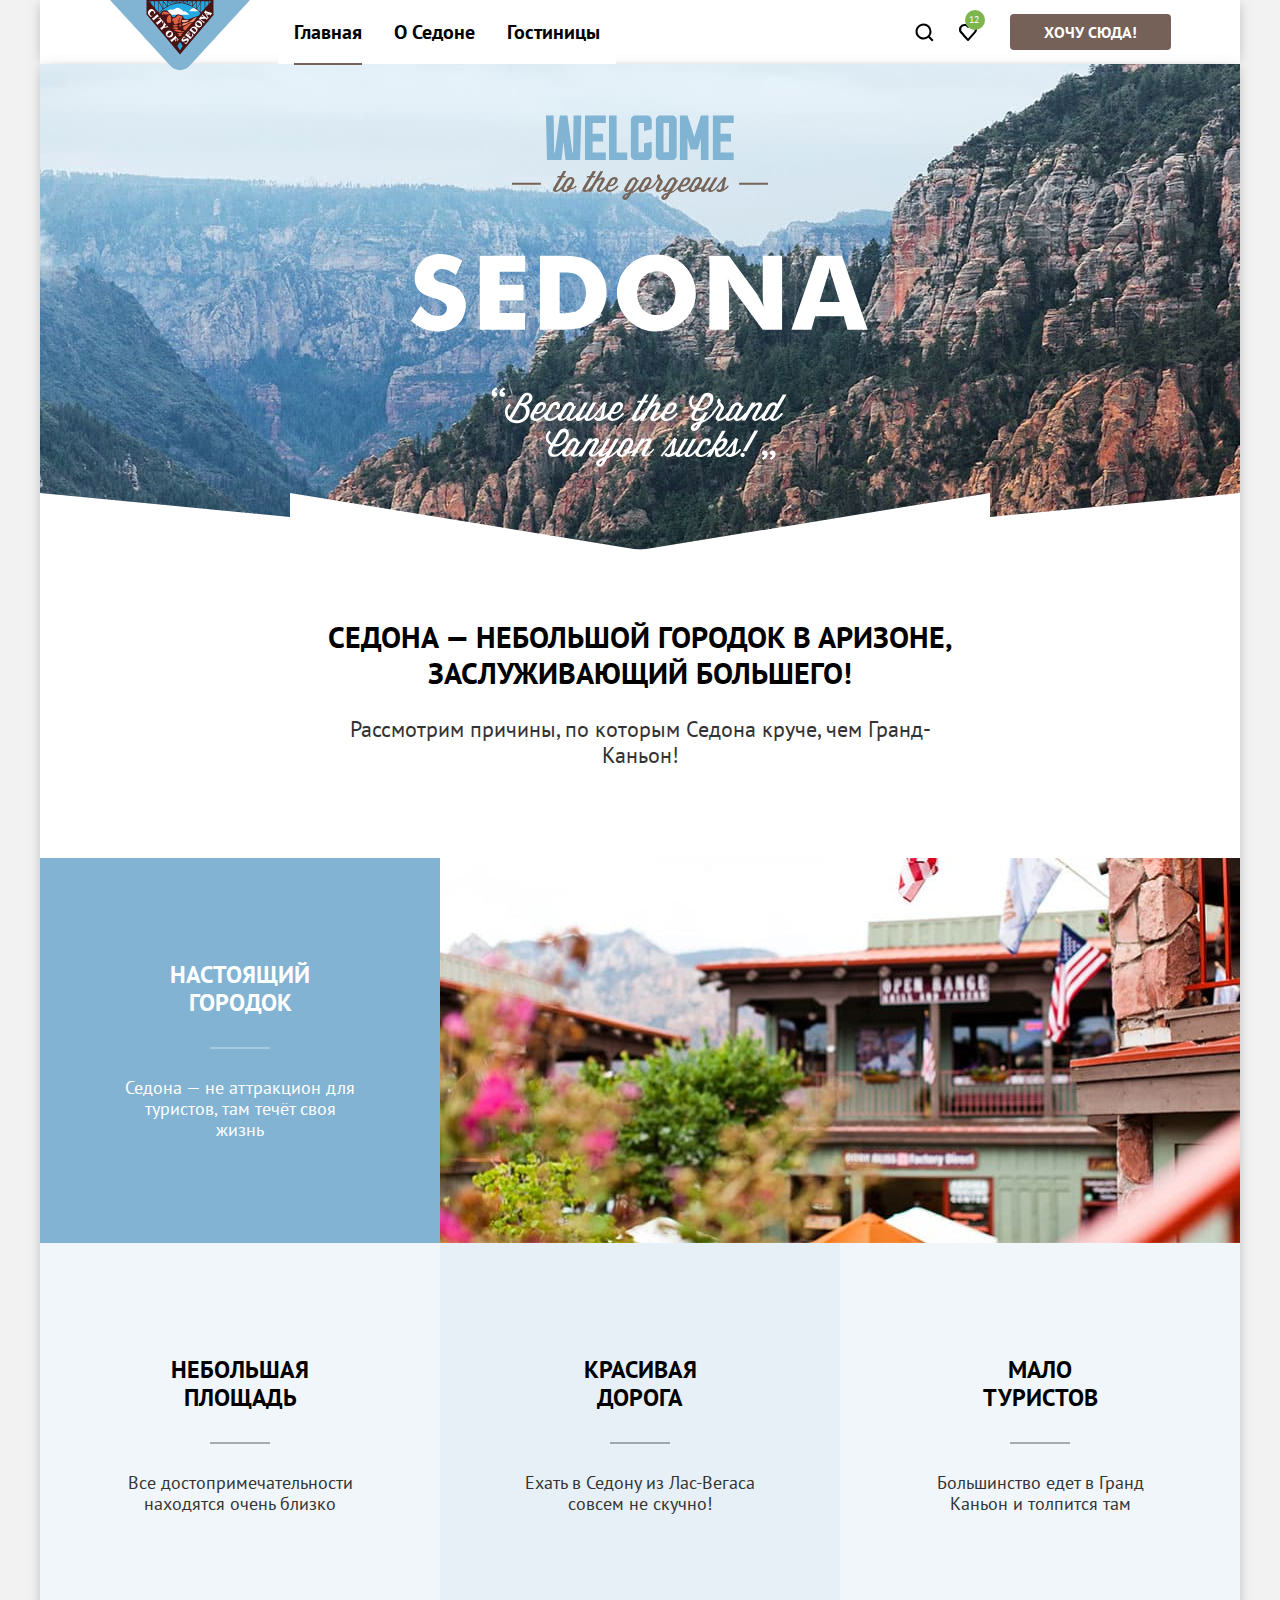
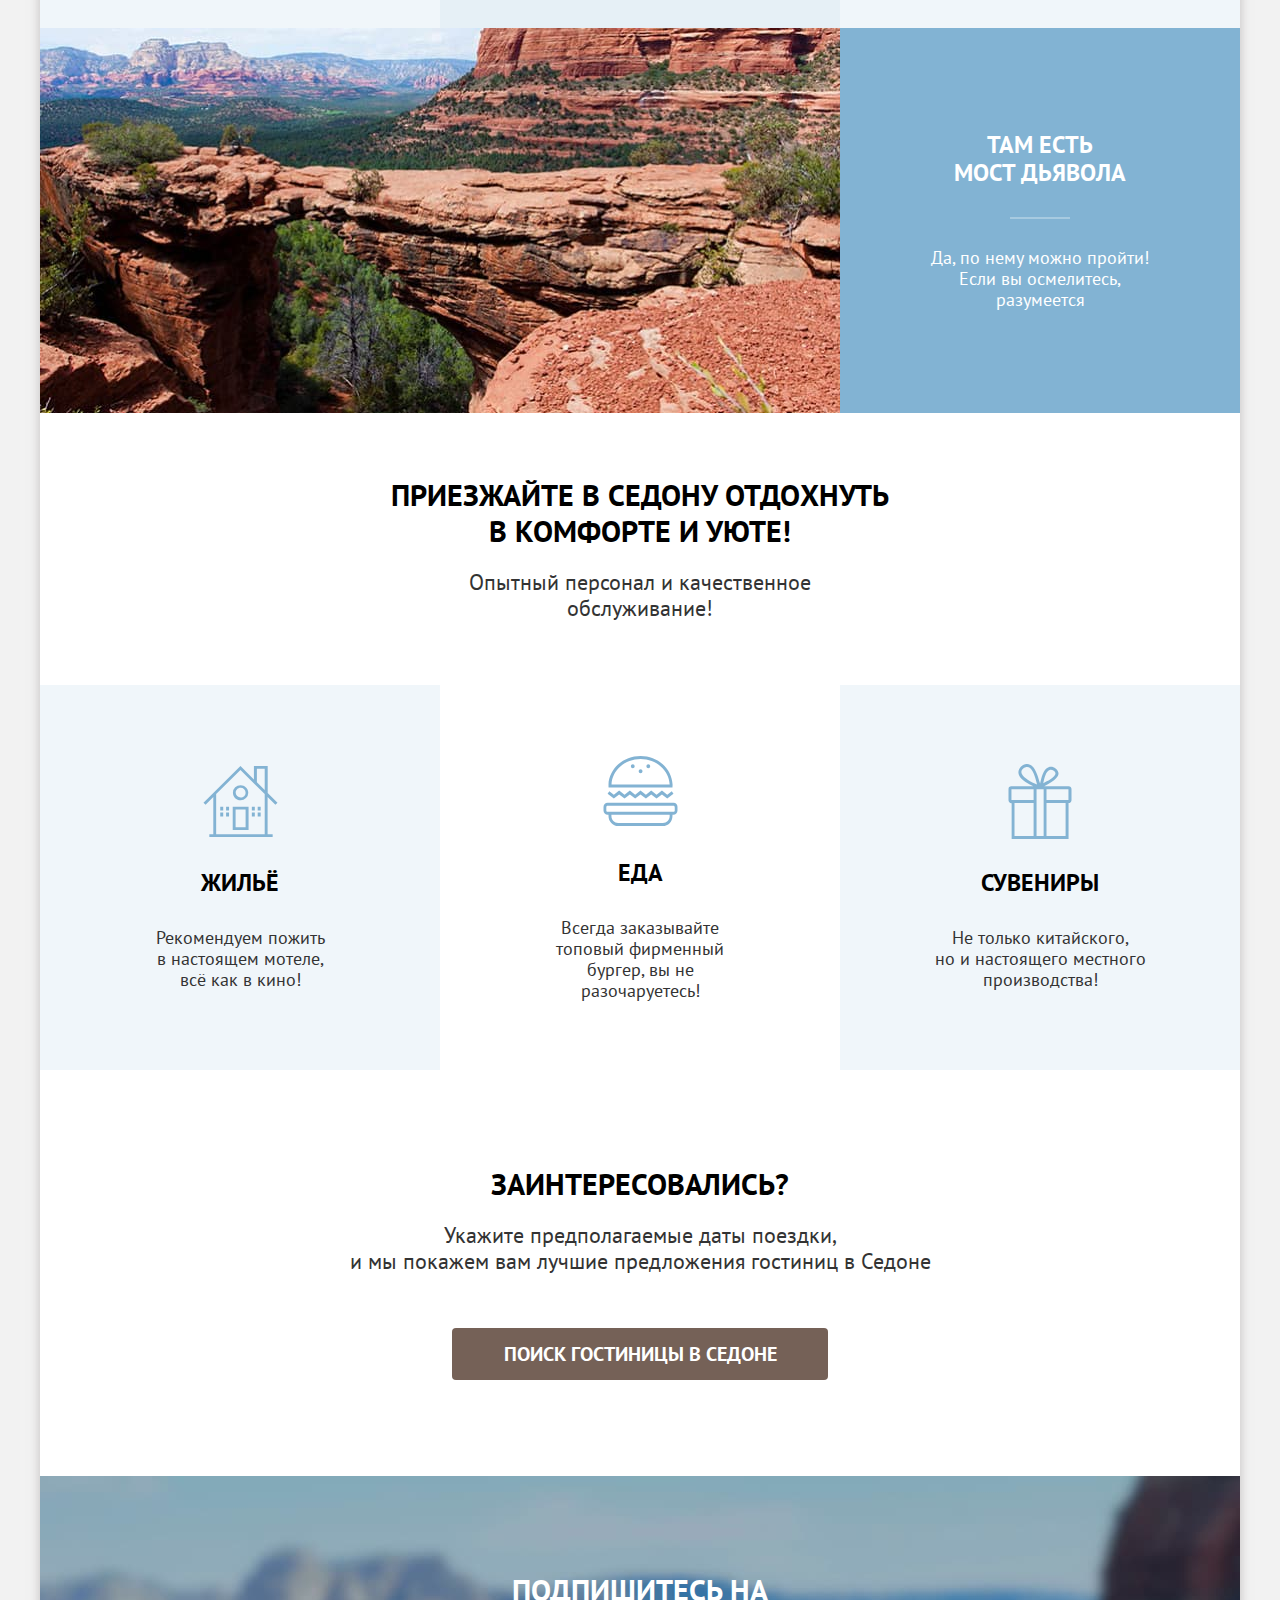
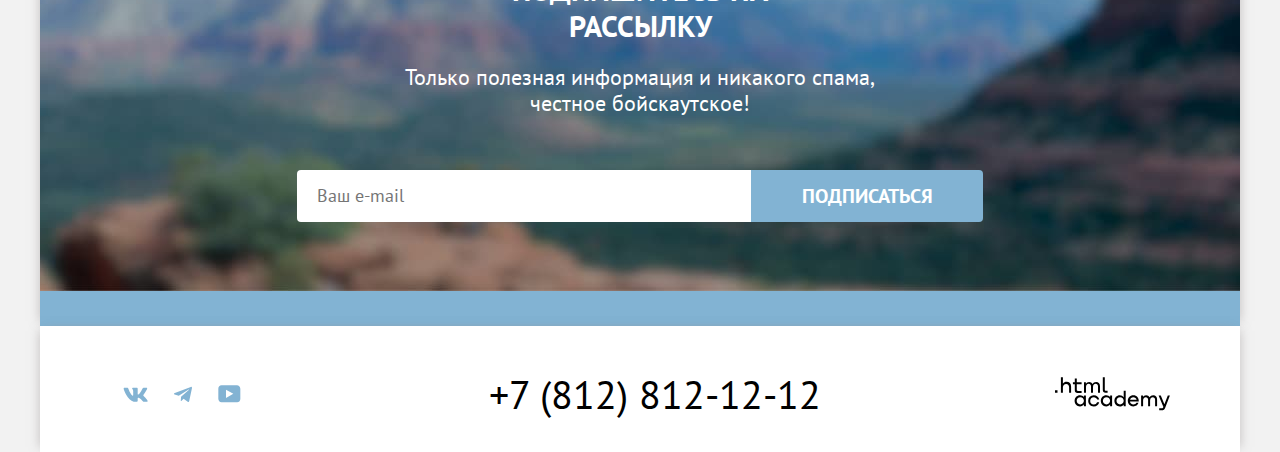
<file: index.html>
<!DOCTYPE html>
<html lang="ru">

  <head>
    <meta charset="utf-8">
    <title>Седона</title>
    <link rel="stylesheet" href="styles/styles.css">
    <link rel="icon" type="image/png" sizes="32x32" href="images/favicon-32x32.png">
  </head>

  <body>

    <!-- Шапка -->
    <header class="main-header">
      <!-- Навигация -->
      <nav class="navigation">
        <a class="navigation-logo" href="index.html">
          <img class="main-header-logo" width="140" height="70" src="images/header/sedona-logo.svg"
            alt="Логотип городка Седона.">
        </a>
        <ul class="navigation-list">
          <li class="navigation-item">
            <a class="navigation-link navigation-link-current" href="index.html">Главная</a>
          </li>
          <li class="navigation-item">
            <a class="navigation-link" href="#">О Седоне</a>
          </li>
          <li class="navigation-item">
            <a class="navigation-link" href="#">Гостиницы</a>
          </li>
        </ul>
        <ul class="navigation-user">
          <li class="navigation-item">
            <a class="navigation-user-link" href="#">
              <svg class="navigation-icon" aria-hidden="true" focusable="false" xmlns="http://www.w3.org/2000/svg"
                width="19" height="19" fill="none" viewBox="0 0 19 19">
                <path fill="#000"
                  d="m18.5 17-3.7-3.67c1-1.3 1.7-2.98 1.7-4.87A8 8 0 0 0 8.5.5C4.1.5.5 4.18.5 8.56a8 8 0 0 0 12.9 6.26l3.7 3.68 1.4-1.5Zm-10-2.48a6 6 0 0 1-6-5.96 6 6 0 0 1 12 0 6 6 0 0 1-6 5.96Z" />
              </svg>
              <span class="visually-hidden">Иконка лупы.</span></a>
          </li>
          <li class="navigation-item">
            <a class="navigation-user-link navigation-user-link-like" href="#" data-count="12">
              <svg class="navigation-icon" aria-hidden="true" focusable="false" xmlns="http://www.w3.org/2000/svg"
                width="18" height="17" fill="none" viewBox="0 0 18 17">
                <path fill="#000"
                  d="M8.9 17a.9.9 0 0 1-.8-.4c-5.4-6.1-6.7-7.5-7-7.9A5.4 5.4 0 0 1 5.5 0C6.8 0 8 .5 9 1.3a5.46 5.46 0 0 1 9 4.1c0 1.3-.5 2.5-1.3 3.4l-7 7.9c-.2.2-.4.3-.8.3Zm-6-9.5c.3.4 3.5 4 6.1 6.9l6.2-7c.5-.5.7-1.2.7-2 0-1.8-1.5-3.3-3.3-3.3-1 0-2 .5-2.7 1.3-.3.3-.6.4-.9.4-.3 0-.6-.2-.8-.4-.7-.8-1.7-1.3-2.7-1.3-1.8 0-3.3 1.5-3.3 3.3-.1.9.3 1.6.7 2.1-.1 0-.1 0 0 0Z" />
              </svg>
              <span class="visually-hidden">Иконка сердечка.</span></a>
          </li>
          <li class="navigation-item">
            <a class="navigation-button button" href="#">Хочу сюда!</a>
          </li>
        </ul>
      </nav>
    </header>

    <!-- MAIN -->
    <main class="main-index main-container">
      <div class="page-container">
        <section class="hero">
          <!--Главный заголовок -->
          <h1 class="visually-hidden">Туристический городок Седона</h1>
          <!-- Лого -->
          <img class="hero-greeting-text"
            alt="Приветственная надпись 'Добро пожаловать в великолепную Седону, потому что Гранд-Каньон сосет'."
            width="458" height="352" src="images/hero/welcome.svg">
        </section>

        <!-- Основное содержимое сайта -->
        <section class="description">
          <h2 class="visually-hidden">Краткое описание</h2>
          <div class="description-container">
            <p class="description-title">Седона — небольшой городок в Аризоне, заслуживающий большего!</p>
            <p class="description-text">Рассмотрим причины, по которым Седона круче, чем Гранд-Каньон!</p>
          </div>
          <div class="index-columns">
            <ul class="description-item-list">
              <li class="description-item blue">
                <h3 class="description-heading">Настоящий городок</h3>
                <p class="description-description blue">Седона — не аттракцион для туристов, там течёт своя жизнь</p>
              </li>
              <li class="description-item-picture">
                <img class="town-picture" alt="Изображение городка." width="800" height="385"
                  src="images/description/town-photo.jpg">
              </li>
              <li class="description-item rather-white">
                <h3 class="description-heading">Небольшая площадь</h3>
                <p class="description-description">Все достопримечательности находятся очень близко</p>
              </li>
              <li class="description-item light-blue">
                <h3 class="description-heading">Красивая<br> дорога</h3>
                <p class="description-description">Ехать в Седону из Лас-Вегаса совсем не скучно!</p>
              </li>
              <li class="description-item rather-white">
                <h3 class="description-heading">Мало<br> туристов</h3>
                <p class="description-description">Большинство едет в Гранд Каньон и толпится там</p>
              </li>
              <li class="description-item-picture">
                <img class="town-picture" alt="Изображение Моста дьявола." width="800" height="385"
                  src="images/description/devils-bridge.jpg">
              </li>
              <li class="description-item blue">
                <h3 class="description-heading">Там есть<br> Мост дьявола</h3>
                <p class="description-description blue">Да, по нему можно пройти! Если вы осмелитесь, разумеется</p>
              </li>
            </ul>
          </div>
        </section>

        <!-- Блок преимуществ -->
        <section class="advantages">
          <h2 class="visually-hidden">Преимущества</h2>
          <div class="advantages-container">
            <p class="advantages-title">Приезжайте в Седону отдохнуть в комфорте и уюте!</p>
            <p class="advantages-text">Опытный персонал и качественное обслуживание!</p>
          </div>
          <div class="index-columns">
            <ul class="advantages-list">
              <li class="advantages-item rather-white">
                <h3 class="advantages-heading">Жильё</h3>
                <p class="advantages-description">Рекомендуем пожить<br> в настоящем мотеле,<br> всё как в кино!</p>
              </li>
              <li class="advantages-item">
                <h3 class="advantages-heading">Еда</h3>
                <p class="advantages-description">Всегда заказывайте<br> топовый фирменный бургер, вы не разочаруетесь!
                </p>
              </li>
              <li class="advantages-item rather-white">
                <h3 class="advantages-heading">Сувениры</h3>
                <p class="advantages-description">Не только китайского,<br> но и настоящего местного производства!</p>
              </li>
            </ul>
          </div>
        </section>

        <section class="appointment">
          <h2 class="appointment-title">Заинтересовались?</h2>
          <p class="appointment-text">Укажите предполагаемые даты поездки,<br> и мы покажем вам лучшие предложения
            гостиниц
            в Седоне</p>
          <a class="appointment-button button" href="#">ПОИСК ГОСТИНИЦЫ В СЕДОНЕ</a>
        </section>

        <!-- Рассылка -->
        <section class="subscription">
          <h2 class="subscription-title">Подпишитесь на рассылку</h2>
          <p class="subscription-text">Только полезная информация и никакого спама, честное бойскаутское!</p>
          <form class="subscription-form" action="https://echo.htmlacademy.ru/" method="post">
            <label class="visually-hidden" for="subscription-email">E-mail</label>
            <input class="subscription-field" placeholder="Ваш e-mail" type="email" name="newslettering-email"
              id="subscription-email" required>
            <button class="subscription-button button" type="submit">
              Подписаться
            </button>
          </form>
        </section>
      </div>
    </main>

    <!-- Подвал сайта -->
    <footer class="main-footer">
      <section class="socials">
        <h2 class="socials-title">
          <span class="visually-hidden">Социальные медиа</span>
        </h2>
        <ul class="socials-site-list">
          <li class="socials-site-item">
            <a class="footer-socials-link footer-socials-vk button" href="https://vk.com/htmlacademy">
              <svg class="socials-icon" aria-hidden="true" focusable="false" xmlns="http://www.w3.org/2000/svg"
                width="25" height="15" fill="none" viewBox="0 0 25 15">
                <path fill="currentColor" fill-rule="evenodd"
                  d="M24.12 1.8c.16-.54 0-.94-.8-.94H20.7c-.67 0-.98.34-1.15.73 0 0-1.33 3.2-3.22 5.27-.61.6-.9.8-1.23.8-.16 0-.41-.2-.41-.75v-5.1c0-.66-.19-.95-.74-.95H9.82c-.42 0-.67.3-.67.59 0 .62.95.76 1.04 2.51v3.8c0 .83-.15.98-.48.98-.9 0-3.06-3.2-4.34-6.88-.25-.72-.5-1-1.18-1H1.57c-.75 0-.9.34-.9.73 0 .68.89 4.07 4.14 8.55 2.17 3.06 5.23 4.72 8 4.72 1.68 0 1.88-.37 1.88-1v-2.32c0-.74.16-.88.7-.88.38 0 1.05.19 2.6 1.66 1.79 1.75 2.08 2.54 3.08 2.54h2.63c.75 0 1.12-.37.9-1.1-.23-.72-1.08-1.77-2.2-3.02-.62-.71-1.54-1.48-1.82-1.86-.39-.5-.28-.71 0-1.15 0 0 3.2-4.42 3.54-5.93Z"
                  clip-rule="evenodd" />
              </svg>
              <span class="visually-hidden">Логотип ВКонтакте.</span>
            </a>
          </li>
          <li class="socials-site-item">
            <a class="footer-socials-link footer-socials-telegram button" href="https://t.me/htmlacademy">
              <svg class="socials-icon" aria-hidden="true" focusable="false" xmlns="http://www.w3.org/2000/svg"
                width="18" height="16" fill="none" viewBox="0 0 18 16">
                <path fill="currentColor"
                  d="M16.79.96.84 7.1c-1.09.44-1.08 1.05-.2 1.32l4.1 1.28 9.47-5.98c.44-.27.85-.13.52.17l-7.68 6.93-.28 4.22c.41 0 .6-.2.83-.41l1.99-1.94 4.13 3.06c.77.42 1.31.2 1.5-.71l2.72-12.8c.28-1.1-.43-1.61-1.16-1.28Z" />
              </svg>
              <span class="visually-hidden">Логотип Телеграм.</span>
            </a>
          </li>
          <li class="socials-site-item">
            <a class="footer-socials-link footer-socials-youtube button"
              href="https://www.youtube.com/user/htmlacademyru">
              <svg class="socials-icon" aria-hidden="true" focusable="false" xmlns="http://www.w3.org/2000/svg"
                width="23" height="18" fill="none" viewBox="0 0 23 18">
                <path fill="currentColor"
                  d="M18.94.36H3.51C1.65.36.33 1.95.33 3.76v10.09c0 1.91 1.32 3.5 3.18 3.5h15.65c1.64 0 3.17-1.59 3.17-3.4V3.76c-.22-1.8-1.53-3.4-3.39-3.4ZM7.99 12.89V4.82l7.34 4.04-7.34 4.03Z" />
              </svg>
              <span class="visually-hidden">Логотип Ютуб.</span>
            </a>
          </li>
        </ul>
        <ul class="socials-phone-list">
          <li class="socials-phone-item">
            <a class="socials-phone" href="tel:+78128121212">+7 (812) 812-12-12</a>
          </li>
        </ul>
        <ul class="socials-sorce-list">
          <li class="socials-sorce-item">
            <a class="footer-socials-sorce button" href="https://htmlacademy.ru/">
              <svg class="sorce-icon" aria-hidden="true" focusable="false" xmlns="http://www.w3.org/2000/svg"
                width="115" height="34" fill="none" viewBox="0 0 115 34">
                <path fill="currentColor"
                  d="M0 13.26v2.6h2.5v-2.6H0ZM11.6 4.86c-1.6 0-2.8.7-3.6 1.7h-.1V.36h-2v15.5h2v-5.3c0-2.1 1.3-3.6 3.3-3.6 1.8 0 2.9 1.4 2.9 3.2v5.7h2v-6.1c.1-3-1.8-4.9-4.5-4.9ZM26.6 5.16h-4.8v-3.7h-2v3.8h-1.9v2h1.9v6c0 1.7 1 2.7 2.7 2.7h4.1v-2h-3.7c-.7 0-1.1-.4-1.1-1.1v-5.7h4.8v-2ZM41.1 4.96c-1.6 0-2.9.8-3.5 2.1h-.1c-.6-1.2-1.8-2.1-3.4-2.1-1.4 0-2.5.8-3.1 1.8h-.1v-1.6H29v10.6h2v-5.4c0-2 1-3.5 2.6-3.5 1.5 0 2.4 1 2.4 2.6v6.3h2v-5.6c0-2.4 1.4-3.3 2.6-3.3 1.5 0 2.4 1 2.4 2.6v6.3h2v-6.5c.1-2.5-1.4-4.3-3.9-4.3ZM47.8 13.06c0 1.7 1 2.7 2.8 2.7h2v-2h-1.7c-.7 0-1.1-.4-1.1-1.1V.36h-2v12.7ZM28.9 20.06c-.9-1.1-2.2-1.8-3.9-1.8-3.1 0-5.4 2.3-5.4 5.6s2.3 5.6 5.4 5.6c1.8 0 3-.8 3.8-1.9h.1v1.6h2v-10.6h-2v1.5Zm-3.6 7.4c-2.2 0-3.6-1.6-3.6-3.6s1.4-3.6 3.6-3.6 3.6 1.6 3.6 3.6c0 1.9-1.4 3.6-3.6 3.6ZM44.2 22.36c-.5-2.4-2.6-4.1-5.4-4.1a5.4 5.4 0 0 0-5.6 5.6c0 3.1 2.2 5.6 5.6 5.6 2.8 0 4.9-1.8 5.4-4.2h-2.1a3.4 3.4 0 0 1-3.3 2.3c-2.2 0-3.6-1.6-3.6-3.6s1.4-3.6 3.6-3.6c1.6 0 2.8 1 3.3 2.2h2.1v-.2ZM55.1 20.06c-.9-1.1-2.2-1.8-3.9-1.8-3.1 0-5.4 2.3-5.4 5.6s2.3 5.6 5.4 5.6c1.8 0 3-.8 3.8-1.9h.1v1.6h2v-10.6h-2v1.5Zm-3.6 7.4c-2.2 0-3.6-1.6-3.6-3.6s1.4-3.6 3.6-3.6 3.6 1.6 3.6 3.6c0 1.9-1.5 3.6-3.6 3.6ZM68.7 20.16c-.9-1.1-2.2-1.9-3.9-1.9-3.1 0-5.4 2.3-5.4 5.6s2.2 5.6 5.4 5.6c1.7 0 3-.8 3.8-1.8h.1v1.5h2v-15.4h-2v6.4Zm-3.6 7.3c-2.2 0-3.6-1.6-3.6-3.6s1.4-3.6 3.6-3.6 3.6 1.6 3.6 3.6c-.1 2-1.5 3.6-3.6 3.6ZM78.3 18.26c-3.3 0-5.5 2.5-5.5 5.6 0 3 2.1 5.6 5.5 5.6 2.5 0 4.5-1.3 5.2-3.6h-2.1c-.5 1-1.6 1.6-3 1.6-1.9 0-3.3-1.3-3.4-2.9h8.8c.2-3.6-2-6.3-5.5-6.3Zm0 1.9c1.7 0 3 1 3.3 2.6h-6.5c.3-1.5 1.5-2.6 3.2-2.6ZM98.2 18.26c-1.6 0-2.9.8-3.6 2h-.1c-.6-1.2-1.8-2-3.4-2-1.4 0-2.5.7-3.1 1.8v-1.5h-1.9v10.6h2v-5.4c0-2 1-3.4 2.6-3.5 1.5 0 2.4 1 2.4 2.6v6.3h2v-5.6c0-2.4 1.4-3.3 2.6-3.3 1.5 0 2.4 1 2.4 2.6v6.3h2v-6.5c.1-2.6-1.4-4.4-3.9-4.4ZM109.4 27.36l-3.6-8.9h-2.2l4.8 11.6c-.3.9-.7 1.2-1.7 1.2h-2.5v2h2.5c1.8 0 2.8-.8 3.5-2.6l4.7-12.2h-2.1l-3.4 8.9Z" />
              </svg>
              <span class="visually-hidden">Логотип источника.</span>
            </a>
          </li>
        </ul>
      </section>
    </footer>

    <div class="modal-container modal-container-close">
      <div class="modal modal-search">
        <button class="modal-close-button" type="button">
          <span class="visually-hidden">Закрыть.</span>
          <span class="check"> </span>
        </button>
        <h2 class="modal-title">Поиск гостиницы в Седоне</h2>
        <form class="search-form" action="https://echo.htmlacademy.ru/" method="get">
          <p class="hotel-search">
            <label class="date-input-in" for="check-in">
              Дата Заезда:
            </label>
            <input class="field" type="text" id="check-in" name="check-in" required placeholder="Укажите дату"
              value="27 апреля 2020">
            <button class="button" name="calendar" type="button">
              <span class="visually-hidden">Календарь.</span>
            </button>
            <span class="error-message">
              Мы не можем отправить вас в прошлое.
            </span>
          </p>
          <p class="hotel-search">
            <label class="date-input-out" for="checkout-date">
              Дата Выезда:
            </label>
            <input class="field" type="text" id="checkout-date" name="checkout-date" required placeholder="Укажите дату"
              value="1 сентября 2023">
            <button class="button" name="calendar" type="button">
              <span class="visually-hidden">Календарь.</span>
            </button>
            <span class="message">
              На эти даты есть свободные номера. Пока есть.
            </span>
          </p>
          <div class="visitor-counts">
            <label class="adults-count" for="adults-count-input">
              Взрослые:
            </label>
            <span class="adult-count-wrapper">
              <button class="modal-toggle-min" type="button">
                <svg width="20" height="20" viewBox="0 0 20 20" fill="none" xmlns="http://www.w3.org/2000/svg">
                  <path d="M3 9V11H17V9H3Z" fill="currentColor" />
                </svg>
                <span class="visually-hidden">Минус.</span>
              </button>
              <input class="adults-count-input modal-input" type="number" value="2" id="adults-count-input"
                name="adults count" required>
              <button class="modal-toggle-max" type="button">
                <svg width="20" height="20" viewBox="0 0 20 20" fill="none" xmlns="http://www.w3.org/2000/svg">
                  <path d="M17 9H11V3H9V9H3V11H9V17H11V11H17V9Z" fill="currentColor" />
                </svg>
                <span class="visually-hidden">Плюс.</span>
              </button>
            </span>
            <span class="kids-count kids-count-icon">
              <label class="kids-count" for="kids-count-input">Дети:</label>
              <span class="tooltip">
                <button class="tooltip-toggle" type="button" aria-labelledby="tooltip-label-kids">
                  <svg class="tooltip-icon" xmlns="http://www.w3.org/2000/svg" aria-hidden="true" focusable="false"
                    width="26" height="26" fill="none" viewBox="0 0 26 26">
                    <circle cx="13" cy="13" r="13" fill="#83b3d3" />
                    <path fill="#ffffff" fill-rule="evenodd" d="M12 7h2v2h-2V7Zm2 12h-2v-9h2v9Z" clip-rule="evenodd" />
                  </svg>
                </button>
                <span class="tooltip-text" role="tooltip" id="tooltip-label-kids">
                  Укажите количество детей, которые будут с вами, возраст
                  которых от 6 до 18 лет. Дети до 6 лет размещаются бесплатно.
                </span>
              </span>
            </span>
            <span class="kids-count-wrapper">
              <button class="modal-toggle-min" type="button">
                <svg width="20" height="20" viewBox="0 0 20 20" fill="none" xmlns="http://www.w3.org/2000/svg">
                  <path d="M3 9V11H17V9H3Z" fill="currentColor" />
                </svg>
                <span class="visually-hidden">Минус.</span>
              </button>
              <input class="kids-count-input modal-input" type="number" value="2" id="kids-count-input"
                name="kids count" required>
              <button class="modal-toggle-max" type="button">
                <svg width="20" height="20" viewBox="0 0 20 20" fill="none" xmlns="http://www.w3.org/2000/svg">
                  <path d="M17 9H11V3H9V9H3V11H9V17H11V11H17V9Z" fill="currentColor" />
                </svg>
                <span class="visually-hidden">Плюс.</span>
              </button>
            </span>
          </div>
          <button class="modal-search-button button" type="submit">
            Найти
          </button>
        </form>
      </div>
    </div>
  </body>

</html>
</file>
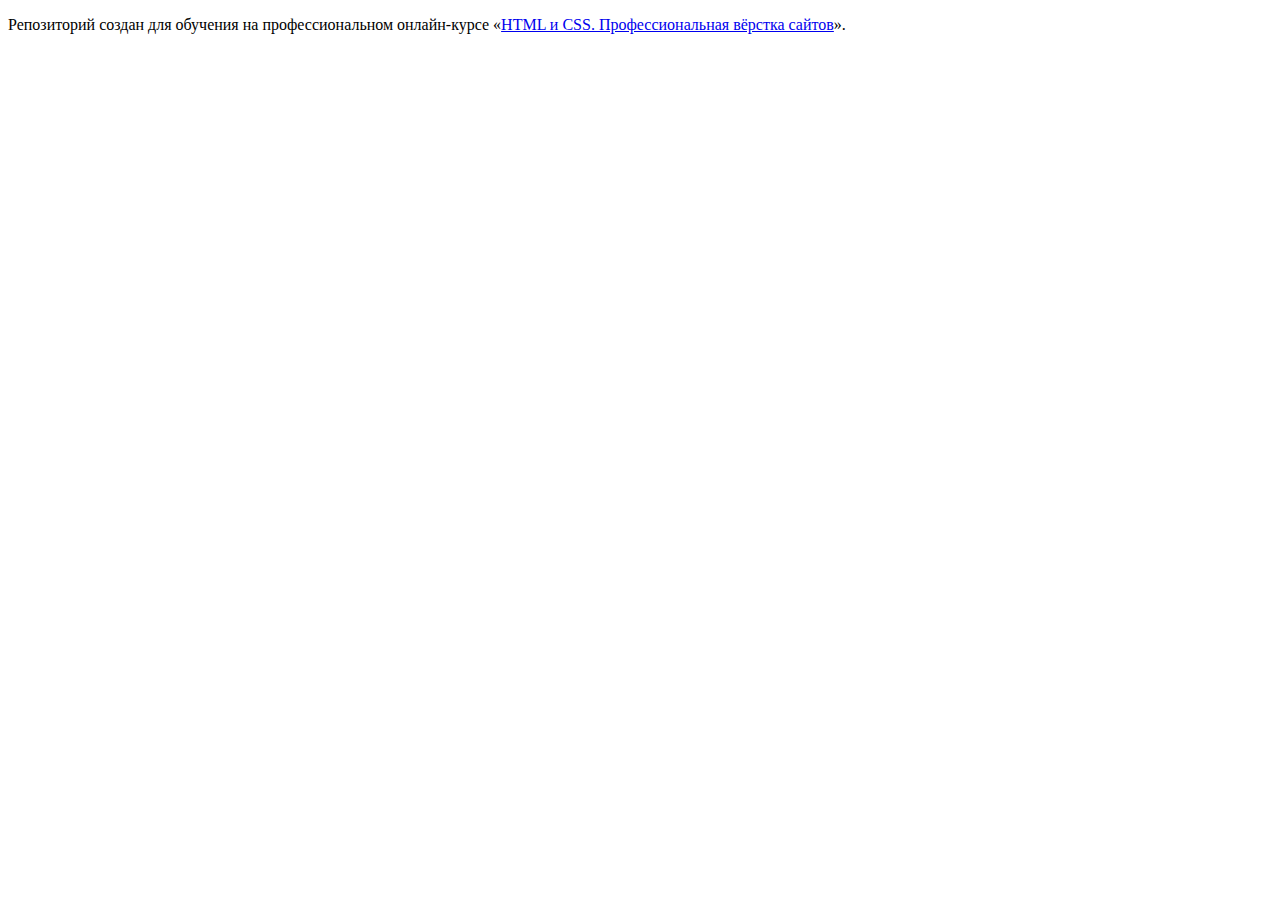
<file: 1/index.html>
<!DOCTYPE html>
<html lang="ru">
  <head>
    <meta charset="utf-8">
    <title>HTML Academy: Седона</title>
    <base href="https://htmlacademy-htmlcss.github.io/1730541-sedona-36/1/">
</head>
  <body>

    <p>Репозиторий создан для обучения на профессиональном онлайн‑курсе «<a href="https://htmlacademy.ru/intensive/htmlcss">HTML и CSS. Профессиональная вёрстка сайтов</a>».</p>

  </body>
</html>
</file>
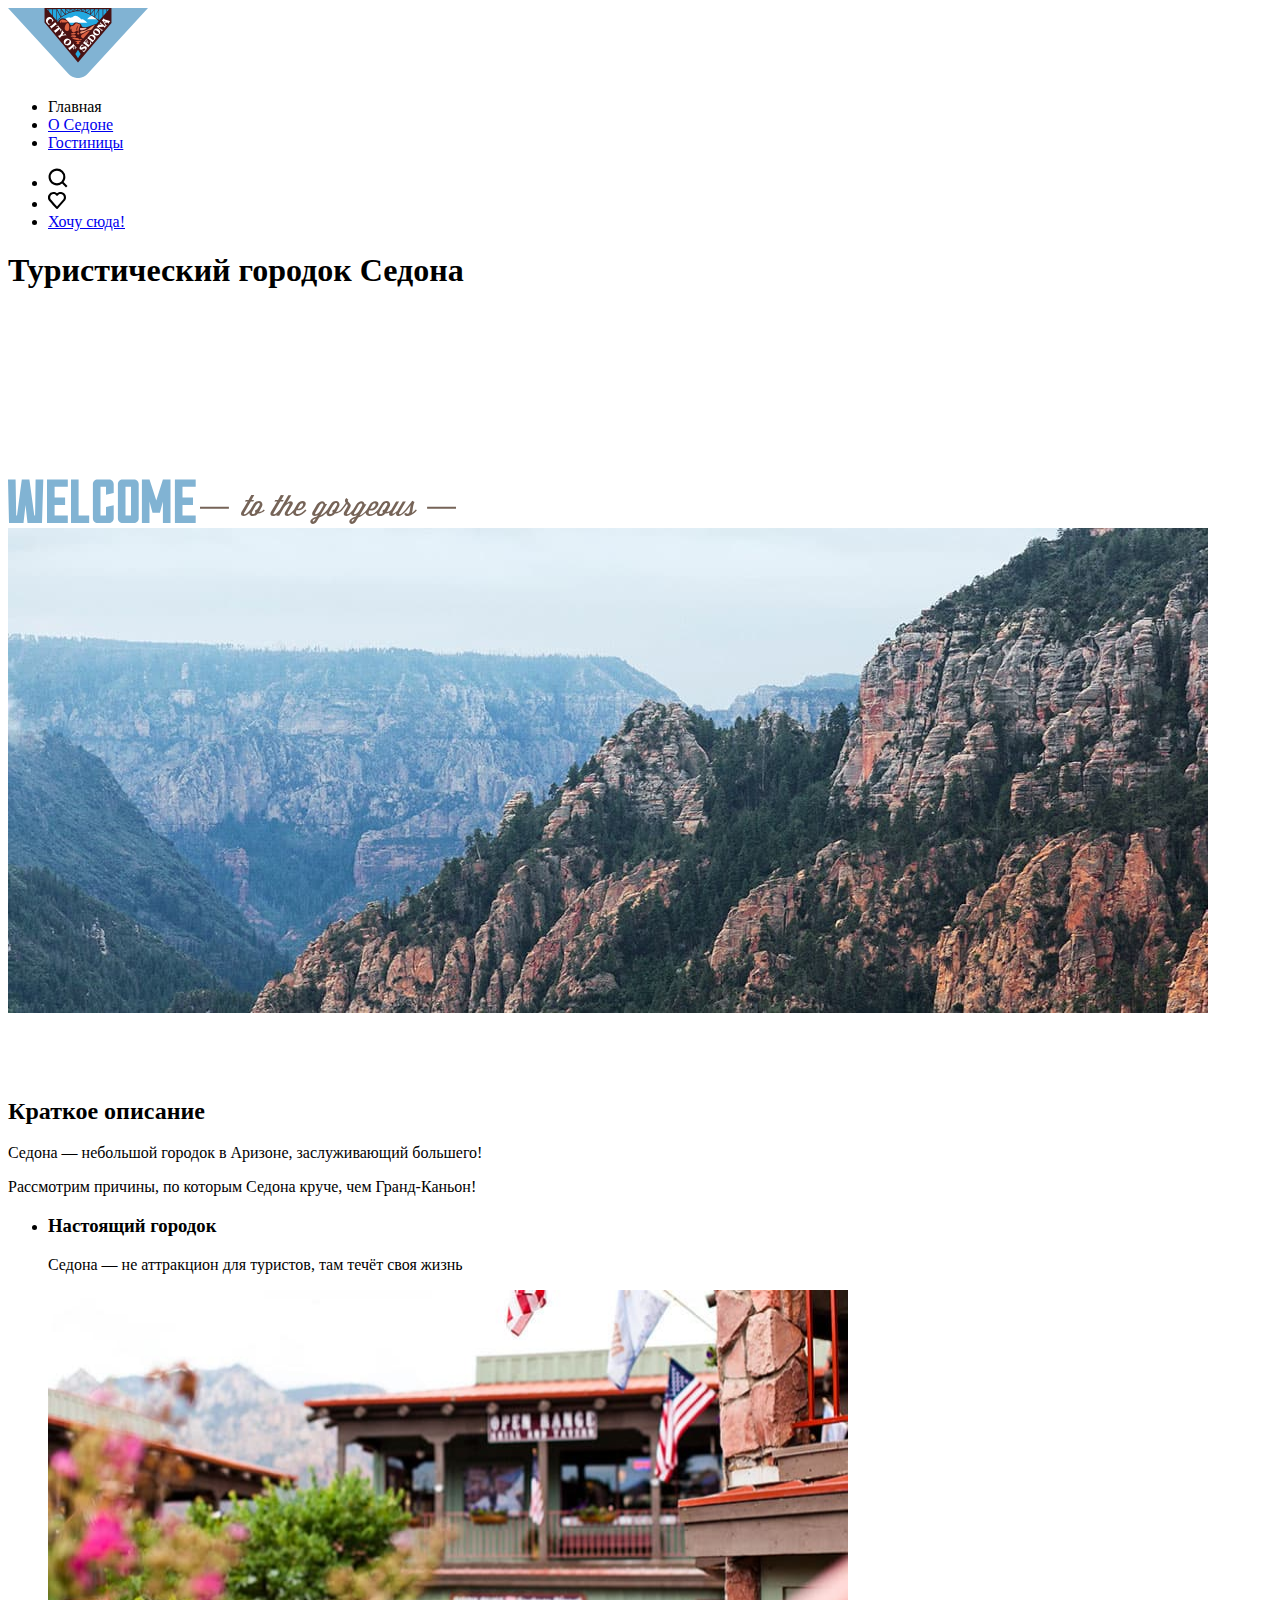
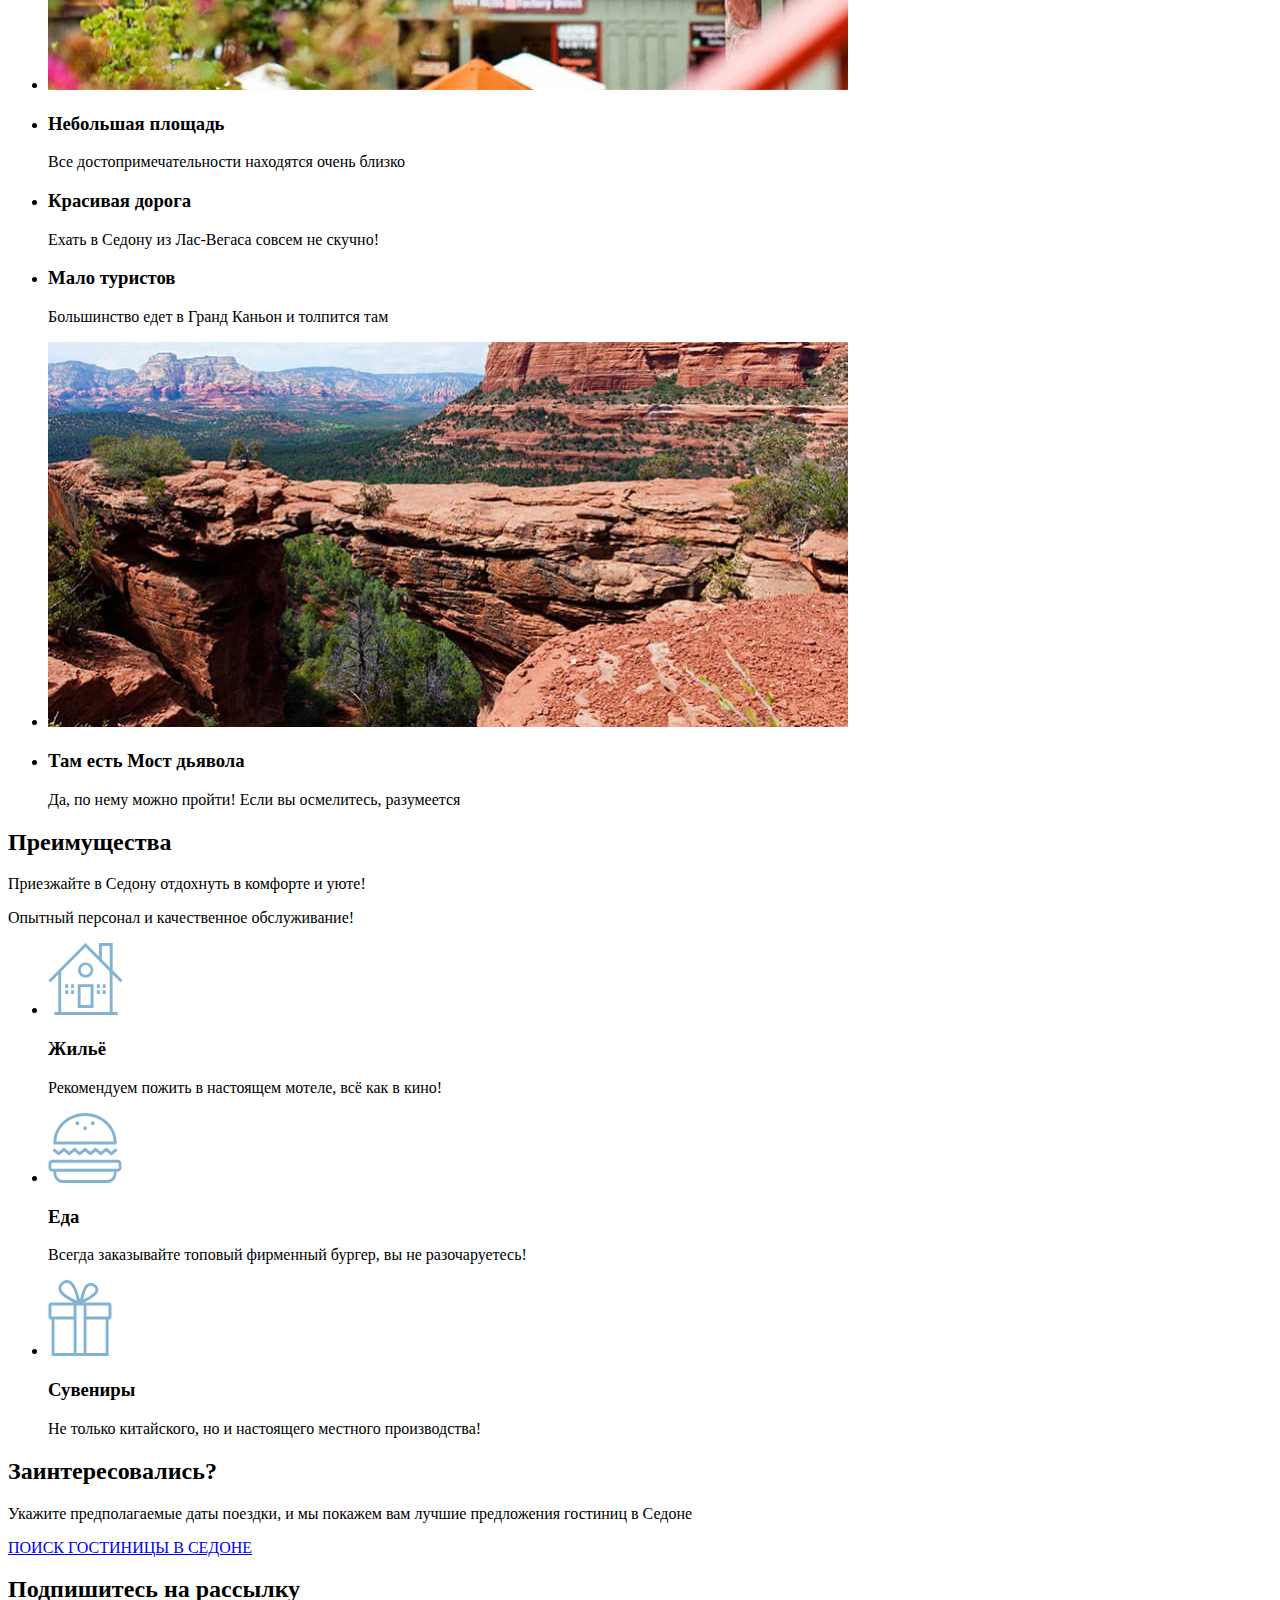
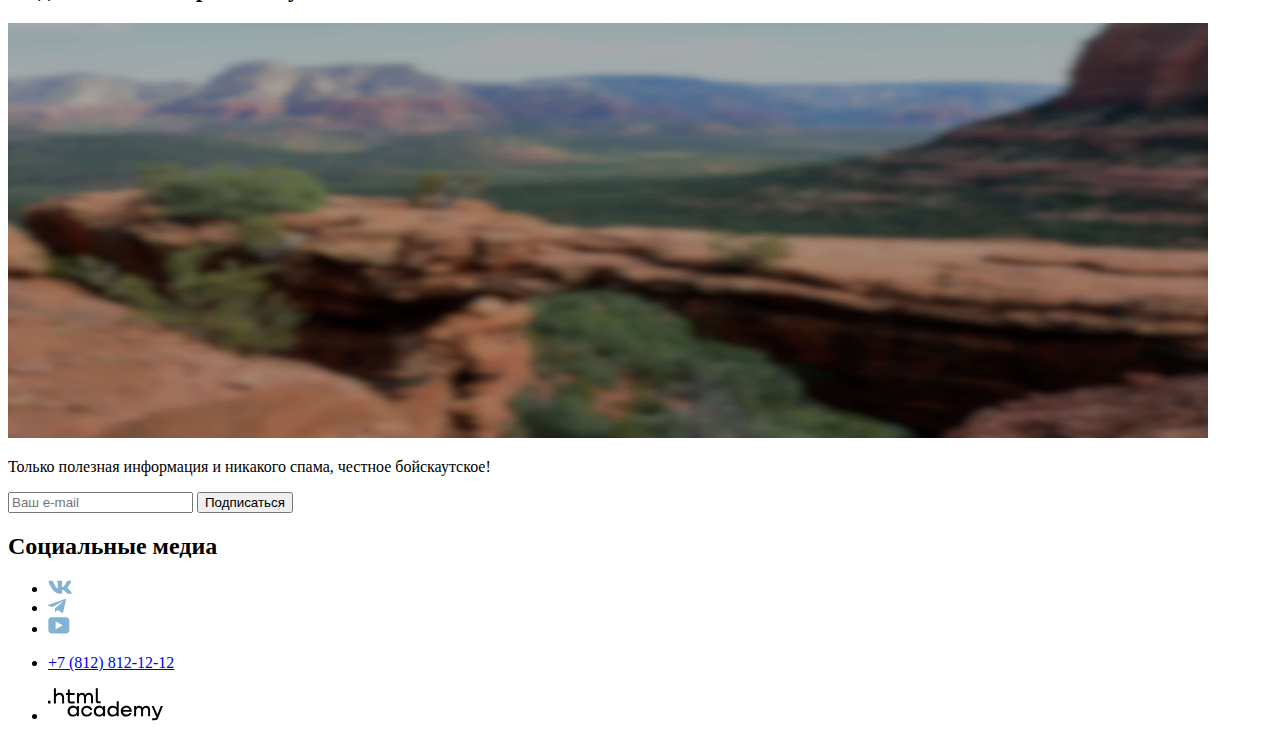
<file: 3/index.html>
<!DOCTYPE html>
<html lang="ru">

  <head>
    <meta charset="utf-8">
    <title>Седона</title>
    <base href="https://htmlacademy-htmlcss.github.io/1730541-sedona-36/3/">
</head>

  <body>
    <header class="main-header">
      <nav class="navigation">
        <a class="navigation-logo" href="index.html">
          <img class="main-header-logo" width="140" height="70" src="images/header/sedona-logo.svg"
            alt="Логотип городка Седона.">
        </a>
        <ul class="navigation-list">
          <li class="navigation-item">
            <a class="navigation-link">Главная</a>
          </li>
          <li class="navigation-item">
            <a class="navigation-link" href="#">О Седоне</a>
          </li>
          <li class="navigation-item">
            <a class="navigation-link" href="#">Гостиницы</a>
          </li>
        </ul>
        <ul class="navigation-user">
          <li class="navigation-item">
            <a class="navigation-link" href="#">
              <img class="navigation-search-icon" width="20" height="20" src="images/header/search-icon.svg"
                alt="Иконка поиска."></a>
          </li>
          <li class="navigation-item">
            <a class="navigation-link" href="#">
              <img class="navigation-like-icon" width="18" height="17" src="images/header/like-icon.svg"
                alt="Иконка лайка."></a>
            </a>
          </li>
          <li class="navigation-item">
            <a class="navigation-button button" href="#">Хочу сюда!</a>
          </li>
        </ul>
      </nav>
    </header>
    <main class="hero">
      <h1 class="visually-hidden">Туристический городок Седона</h1>
      <img class="hero-greeting-text" alt="Приветственная надпись 'Добро пожаловать'." width="187.7" height="44.7"
        src="images/hero/welcome.svg">
      <img class="hero-greeting-text" alt="Приветственная надпись 'в великолепную'." width="256" height="28.78"
        src="images/hero/to.svg">
      <img class="hero-greeting-text" alt="Приветственная надпись 'Седону, потому что Гранд-Каньон сосет'."
        width="456.7" height="212.77" src="images/hero/sedona.svg">
      <img class="hero-background" alt="Фоновая картинка с горами и видом." width="1200" height="485"
        src="images/hero/hero-background.jpg">
      <img class="hero-dekor-image" alt="Вспомогательный декоративный элемент" width="1200" height="57"
        src="images/hero/dekor.svg">

      <section class="description">
        <h2 class="visually hidden">Краткое описание</h2>
        <p class="description-title">Седона — небольшой городок в Аризоне, заслуживающий большего!</p>
        <p class="description-text">Рассмотрим причины, по которым Седона круче, чем Гранд-Каньон!</p>
        <ul>
          <li class="description-item">
            <h3 class="description-heading">Настоящий городок</h3>
            <p class="description-description">Седона — не аттракцион для туристов, там течёт своя жизнь</p>
          </li>
          <li class="description-item-picture">
            <img class="town-picture" alt="Изображение городка." width="800" height="400"
              src="images/description/town-photo.jpg">
          </li>
          <li class="description-item">
            <h3 class="description-heading">Небольшая площадь</h3>
            <p class="description-description">Все достопримечательности находятся очень близко</p>
          </li>
          <li class="description-item">
            <h3 class="description-heading">Красивая дорога</h3>
            <p class="description-description">Ехать в Седону из Лас-Вегаса совсем не скучно!</p>
          </li>
          <li class="description-item">
            <h3 class="description-heading">Мало туристов</h3>
            <p class="description-description">Большинство едет в Гранд Каньон и толпится там</p>
          </li>
          <li class="description-item-picture">
            <img class="town-picture" alt="Изображение Моста дьявола." width="800" height="385"
              src="images/description/devils-bridge.jpg">
          </li>
          <li class="description-item">
            <h3 class="description-heading">Там есть Мост дьявола</h3>
            <p class="description-description">Да, по нему можно пройти! Если вы осмелитесь, разумеется</p>
          </li>
        </ul>
      </section>

      <section class="advantages">
        <h2 class="visually-hidden">Преимущества</h2>
        <p class="advantages-title">Приезжайте в Седону отдохнуть в комфорте и уюте!</p>
        <p class="advantages-text">Опытный персонал и качественное обслуживание!</p>
        <ul class="advantages-list">
          <li class="advantages-item">
            <img class="advantages-item-icon" alt="Иконка дома" width="75" height="72"
              src="images/advantages/house.svg">
            <h3 class="advantages-heading">Жильё</h3>
            <p class="advantages-description">Рекомендуем пожить в настоящем мотеле, всё как в кино!</p>
          </li>
          <li class="advantages-item">
            <img class="advantages-item-icon" alt="Иконка бургера" width="74" height="70"
              src="images/advantages/burger.svg">
            <h3 class="advantages-heading">Еда</h3>
            <p class="advantages-description">Всегда заказывайте топовый фирменный бургер, вы не разочаруетесь!</p>
          </li>
          <li class="advantages-item">
            <img class="advantages-item-icon" alt="Иконка подарка" width="64" height="76"
              src="images/advantages/gift.svg">
            <h3 class="advantages-heading">Сувениры</h3>
            <p class="advantages-description">Не только китайского, но и настоящего местного производства!</p>
          </li>
        </ul>
      </section>
      <section class="appointment">
        <h2 class="appointment-title">Заинтересовались?</h2>
        <p class="appointment-text">Укажите предполагаемые даты поездки, и мы покажем вам лучшие предложения гостиниц в
          Седоне</p>
        <a class="appointment-button button" href="#">ПОИСК ГОСТИНИЦЫ В СЕДОНЕ</a>
      </section>

      <section class="subscription">
        <h2 class="subscription-title">Подпишитесь на рассылку</h2>
        <img class="subscription-background" alt="Размытое изображение гор." width="1200" height="414.86"
          src="images/subscribe-background.jpg">
        <p class="subscription-text">Только полезная информация и никакого спама, честное бойскаутское!</p>
        <form class="subscription-form" action="https://echo.htmlacademy.ru/" method="post">
          <label for="subscription-email"></label>
          <input class="field" placeholder="Ваш e-mail" type="email" name="newslettering-email" id="newslettering-email"
            required>
          <button class="subscription-button button" type="submit">
            Подписаться
          </button>
        </form>
      </section>
    </main>

    <footer class="main-footer">
      <section class="socials">
        <h2 class="socials-title">
          <span class="visually-hidden">Социальные медиа</span>
        </h2>
        <ul class="socials-site-list">
          <li class="socials-site-item">
            <a class="button" href="https://vk.com/htmlacademy">
              <img class="socials-icon" alt="Вконтакте" width="24" height="14" src="images/socials/vk-icon.svg">
            </a>
          </li>
          <li class="socials-site-item">
            <a class="button" href="https://t.me/htmlacademy">
              <img class="socials-icon" alt="Телеграм" width="18" height="15.1" src="images/socials/telegram-icon.svg">
            </a>
          </li>
          <li class="socials-site-item">
            <a class="button" href="https://www.youtube.com/user/htmlacademyru">
              <img class="socials-icon" alt="Ютуб" width="22" height="17" src="images/socials/youtube-icon.svg">
            </a>
          </li>
        </ul>
        <ul class="socials-phone-list">
          <li class="socials-phone-item">
            <a class="socials-phone" href="tel:+78128121212">+7 (812) 812-12-12</a>
          </li>
        </ul>
        <ul class="socials-sorce-list">
          <li class="socials-sorce-item">
            <a class="button" href="https://htmlacademy.ru/">
              <img class="socials-sorce-icon" alt="HTML Academy" width="114.9" height="32.9"
                src="images/socials/html-academy-logo.svg">
            </a>
          </li>
        </ul>
      </section>
    </footer>
  </body>

</html>
</file>
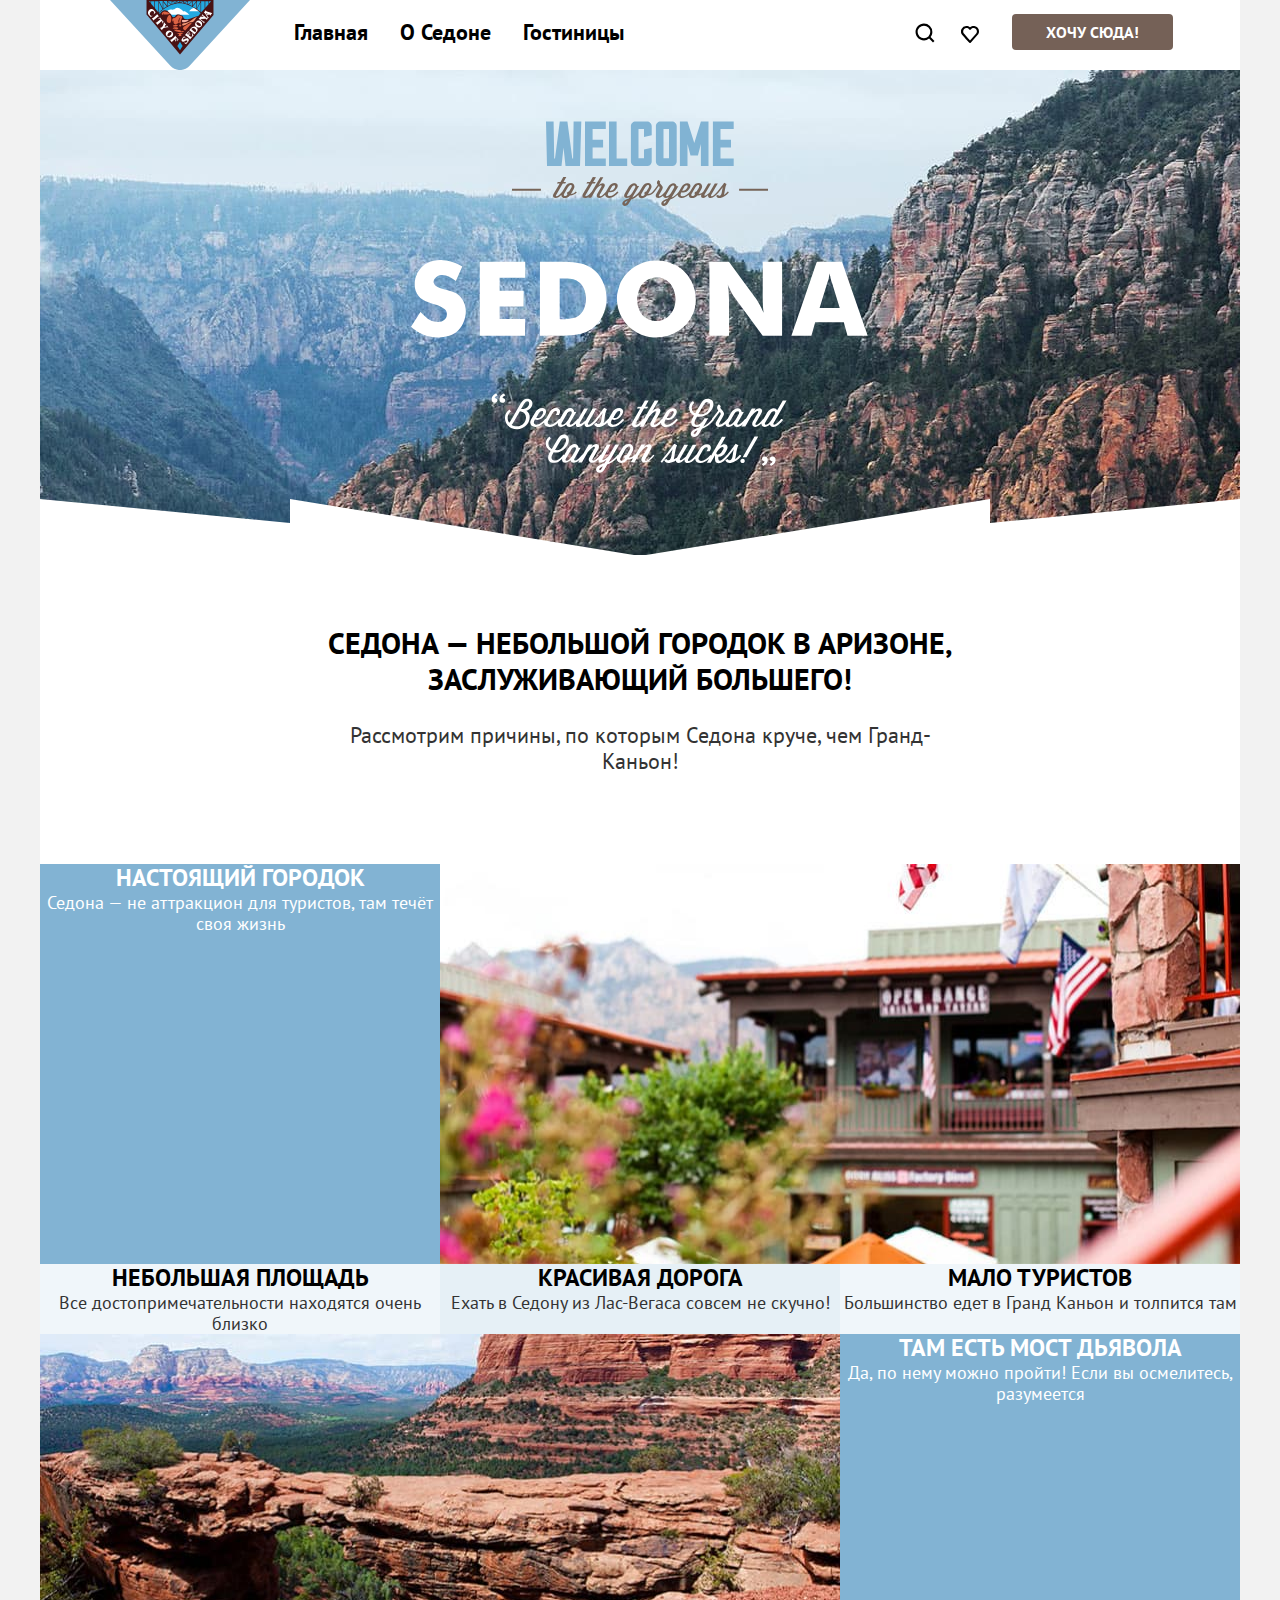
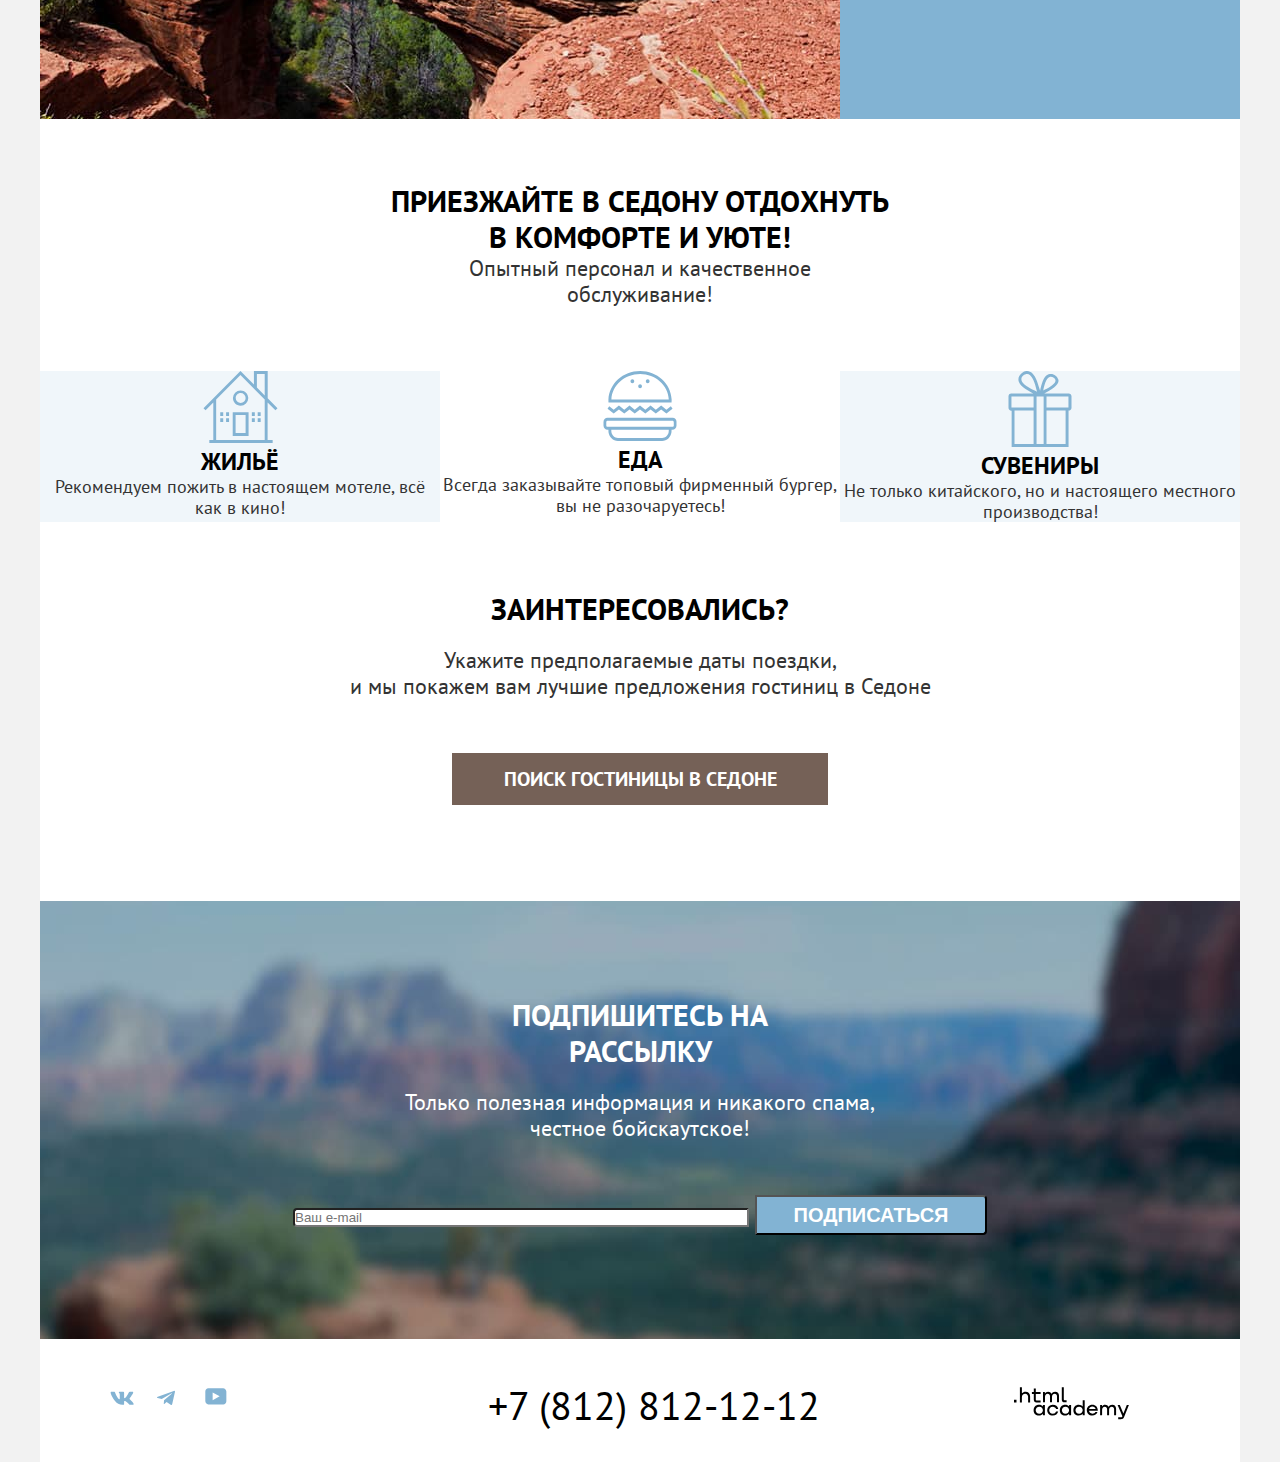
<file: 6/index.html>
<!DOCTYPE html>
<html lang="ru">

  <head>
    <meta charset="utf-8">
    <title>Седона</title>
    <link rel="stylesheet" href="styles/styles.css">
    <base href="https://htmlacademy-htmlcss.github.io/1730541-sedona-36/6/">
</head>

  <body>

    <!-- Шапка -->
    <header class="main-header">
      <!-- Навигация -->
      <nav class="navigation">
        <a class="navigation-logo" href="index.html">
          <img class="main-header-logo" width="140" height="70" src="images/header/sedona-logo.svg"
            alt="Логотип городка Седона.">
        </a>
        <ul class="navigation-list">
          <li class="navigation-item">
            <a class="navigation-link">Главная</a>
          </li>
          <li class="navigation-item">
            <a class="navigation-link" href="#">О Седоне</a>
          </li>
          <li class="navigation-item">
            <a class="navigation-link" href="#">Гостиницы</a>
          </li>
        </ul>
        <ul class="navigation-user">
          <li class="navigation-item">
            <a class="navigation-user-link" href="#">
              <img class="navigation-search-icon" width="20" height="20" src="images/header/search-icon.svg"
                alt="Иконка поиска."></a>
          </li>
          <li class="navigation-item">
            <a class="navigation-user-link" href="#">
              <img class="navigation-like-icon" width="18" height="17" src="images/header/like-icon.svg"
                alt="Иконка лайка."></a>
            </a>
          </li>
          <li class="navigation-item">
            <a class="navigation-button button" href="#">Хочу сюда!</a>
          </li>
        </ul>
      </nav>
    </header>

    <!-- MAIN -->
    <main class="main-index main-container">
      <div class="page-container">
        <section class="hero">
          <!--Главный заголовок -->
          <h1 class="visually-hidden">Туристический городок Седона</h1>
          <!-- Лого -->
          <img class="hero-greeting-text"
            alt="Приветственная надпись 'Добро пожаловать в великолепную Седону, потому что Гранд-Каньон сосет'."
            width="458" height="352" src="images/hero/welcome.svg">
        </section>

        <!-- Основное содержимое сайта -->
        <section class="description">
          <h2 class="visually-hidden">Краткое описание</h2>
          <div class="description-container">
            <p class="description-title">Седона — небольшой городок в Аризоне, заслуживающий большего!</p>
            <p class="description-text">Рассмотрим причины, по которым Седона круче, чем Гранд-Каньон!</p>
          </div>
          <div class="index-columns">
            <ul class="description-item-list">
              <li class="description-item blue">
                <h3 class="description-heading">Настоящий городок</h3>
                <p class="description-description blue">Седона — не аттракцион для туристов, там течёт своя жизнь</p>
              </li>
              <li class="description-item-picture">
                <img class="town-picture" alt="Изображение городка." width="800" height="400"
                  src="images/description/town-photo.jpg">
              </li>
              <li class="description-item rather-white">
                <h3 class="description-heading">Небольшая площадь</h3>
                <p class="description-description">Все достопримечательности находятся очень близко</p>
              </li>
              <li class="description-item light-blue">
                <h3 class="description-heading">Красивая дорога</h3>
                <p class="description-description">Ехать в Седону из Лас-Вегаса совсем не скучно!</p>
              </li>
              <li class="description-item rather-white">
                <h3 class="description-heading">Мало туристов</h3>
                <p class="description-description">Большинство едет в Гранд Каньон и толпится там</p>
              </li>
              <li class="description-item-picture">
                <img class="town-picture" alt="Изображение Моста дьявола." width="800" height="385"
                  src="images/description/devils-bridge.jpg">
              </li>
              <li class="description-item blue">
                <h3 class="description-heading">Там есть Мост дьявола</h3>
                <p class="description-description blue">Да, по нему можно пройти! Если вы осмелитесь, разумеется</p>
              </li>
            </ul>
          </div>
        </section>

        <!-- Блок преимуществ -->
        <section class="advantages">
          <h2 class="visually-hidden">Преимущества</h2>
          <div class="advantages-container">
            <p class="advantages-title">Приезжайте в Седону отдохнуть в комфорте и уюте!</p>
            <p class="advantages-text">Опытный персонал и качественное обслуживание!</p>
          </div>
          <div class="index-columns">
            <ul class="advantages-list">
              <li class="advantages-item rather-white">
                <img class="advantages-item-icon" alt="Иконка дома" width="75" height="72"
                  src="images/advantages/house.svg">
                <h3 class="advantages-heading">Жильё</h3>
                <p class="advantages-description">Рекомендуем пожить в настоящем мотеле, всё как в кино!</p>
              </li>
              <li class="advantages-item">
                <img class="advantages-item-icon" alt="Иконка бургера" width="74" height="70"
                  src="images/advantages/burger.svg">
                <h3 class="advantages-heading">Еда</h3>
                <p class="advantages-description">Всегда заказывайте топовый фирменный бургер, вы не разочаруетесь!</p>
              </li>
              <li class="advantages-item rather-white">
                <img class="advantages-item-icon" alt="Иконка подарка" width="64" height="76"
                  src="images/advantages/gift.svg">
                <h3 class="advantages-heading">Сувениры</h3>
                <p class="advantages-description">Не только китайского, но и настоящего местного производства!</p>
              </li>
            </ul>
          </div>
        </section>

        <section class="appointment">
          <h2 class="appointment-title">Заинтересовались?</h2>
          <p class="appointment-text">Укажите предполагаемые даты поездки,<br> и мы покажем вам лучшие предложения
            гостиниц
            в Седоне</p>
          <a class="appointment-button button" href="#">ПОИСК ГОСТИНИЦЫ В СЕДОНЕ</a>
        </section>

        <!-- Рассылка -->
        <section class="subscription">
          <h2 class="subscription-title">Подпишитесь на рассылку</h2>
          <p class="subscription-text">Только полезная информация и никакого спама, честное бойскаутское!</p>
          <form class="subscription-form" action="https://echo.htmlacademy.ru/" method="post">
            <label for="subscription-email"></label>
            <input class="subscription-field" placeholder="Ваш e-mail" type="email" name="newslettering-email"
              id="newslettering-email" required>
            <button class="subscription-button button" type="submit">
              Подписаться
            </button>
          </form>
        </section>
      </div>
    </main>

    <!-- Подвал сайта -->
    <footer class="main-footer">
      <section class="socials">
        <h2 class="socials-title">
          <span class="visually-hidden">Социальные медиа</span>
        </h2>
        <ul class="socials-site-list">
          <li class="socials-site-item">
            <a class="button" href="https://vk.com/htmlacademy">
              <img class="socials-icon" alt="Вконтакте" width="24" height="14" src="images/socials/vk-icon.svg">
            </a>
          </li>
          <li class="socials-site-item">
            <a class="button" href="https://t.me/htmlacademy">
              <img class="socials-icon" alt="Телеграм" width="18" height="15.1" src="images/socials/telegram-icon.svg">
            </a>
          </li>
          <li class="socials-site-item">
            <a class="button" href="https://www.youtube.com/user/htmlacademyru">
              <img class="socials-icon" alt="Ютуб" width="22" height="17" src="images/socials/youtube-icon.svg">
            </a>
          </li>
        </ul>
        <ul class="socials-phone-list">
          <li class="socials-phone-item">
            <a class="socials-phone" href="tel:+78128121212">+7 (812) 812-12-12</a>
          </li>
        </ul>
        <ul class="socials-sorce-list">
          <li class="socials-sorce-item">
            <a class="button" href="https://htmlacademy.ru/">
              <img class="socials-sorce-icon" alt="HTML Academy" width="114.9" height="32.9"
                src="images/socials/html-academy-logo.svg">
            </a>
          </li>
        </ul>
      </section>
    </footer>
  </body>

</html>
</file>
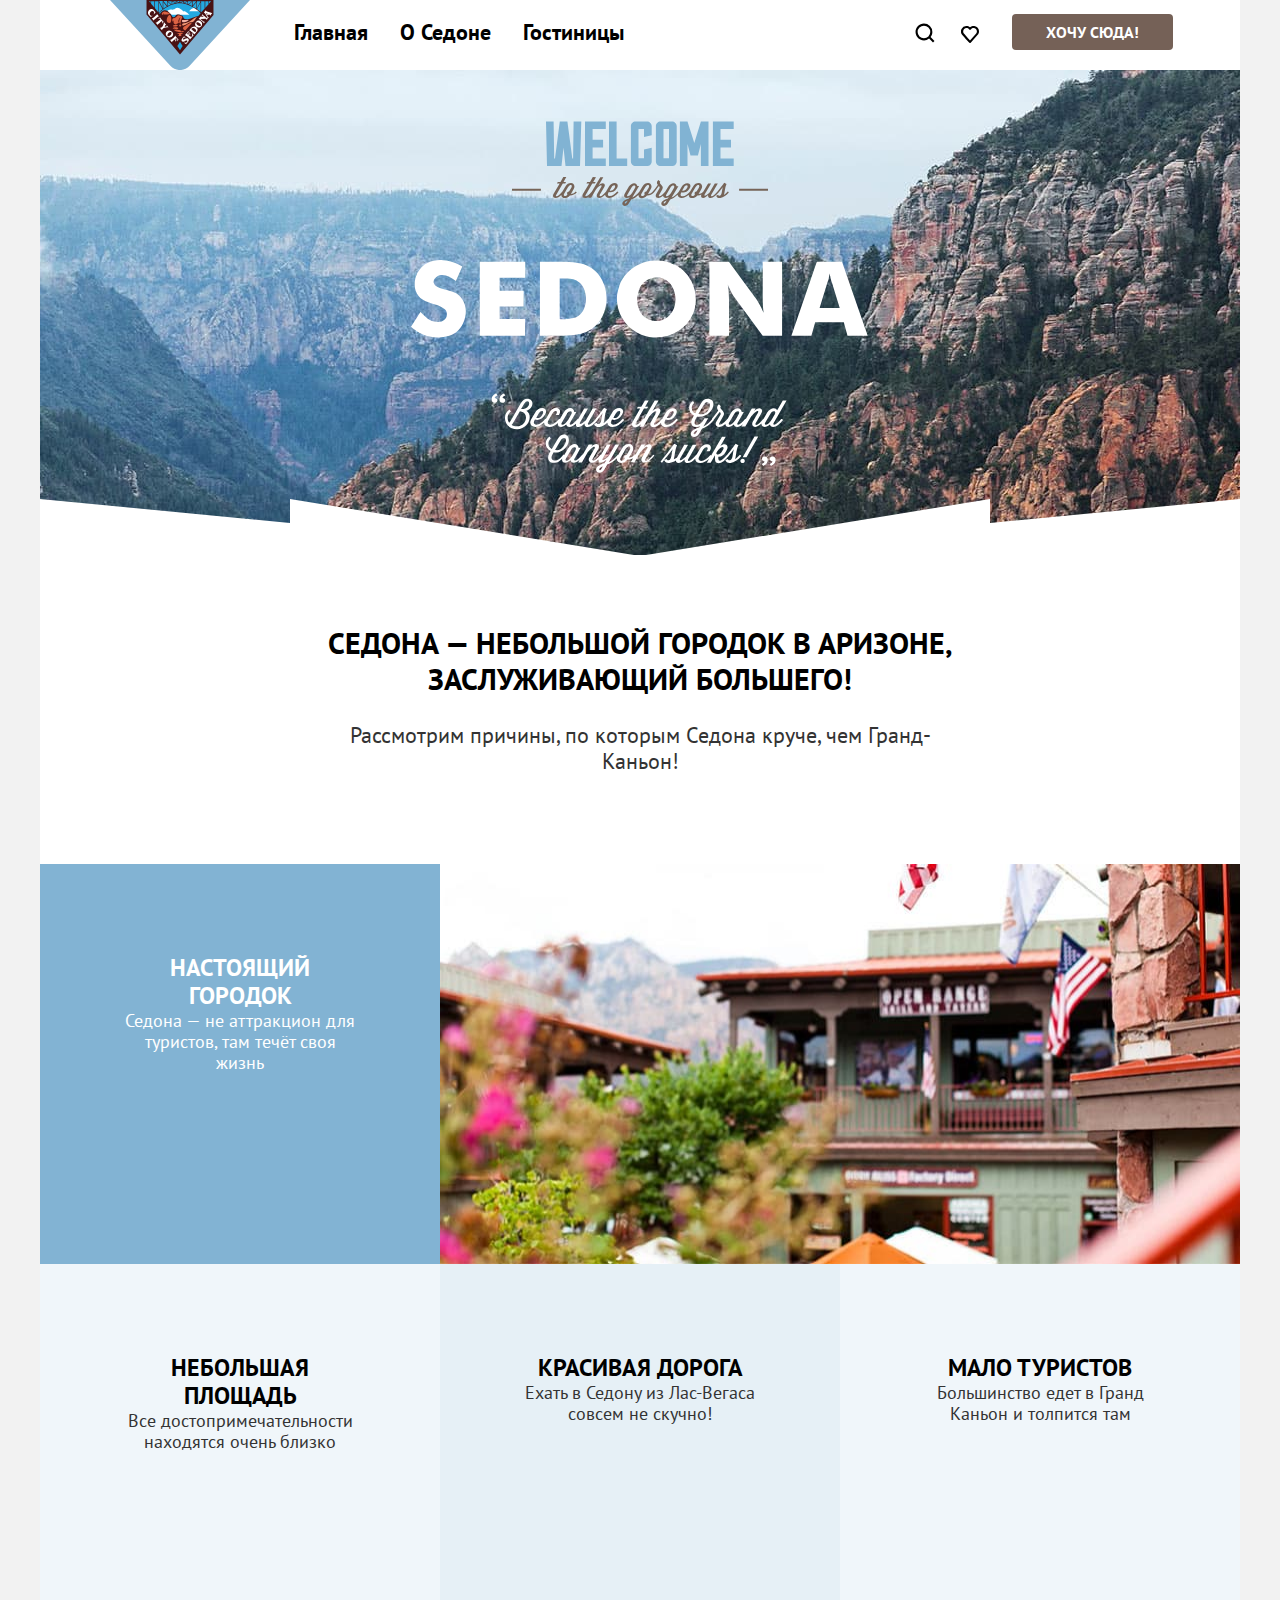
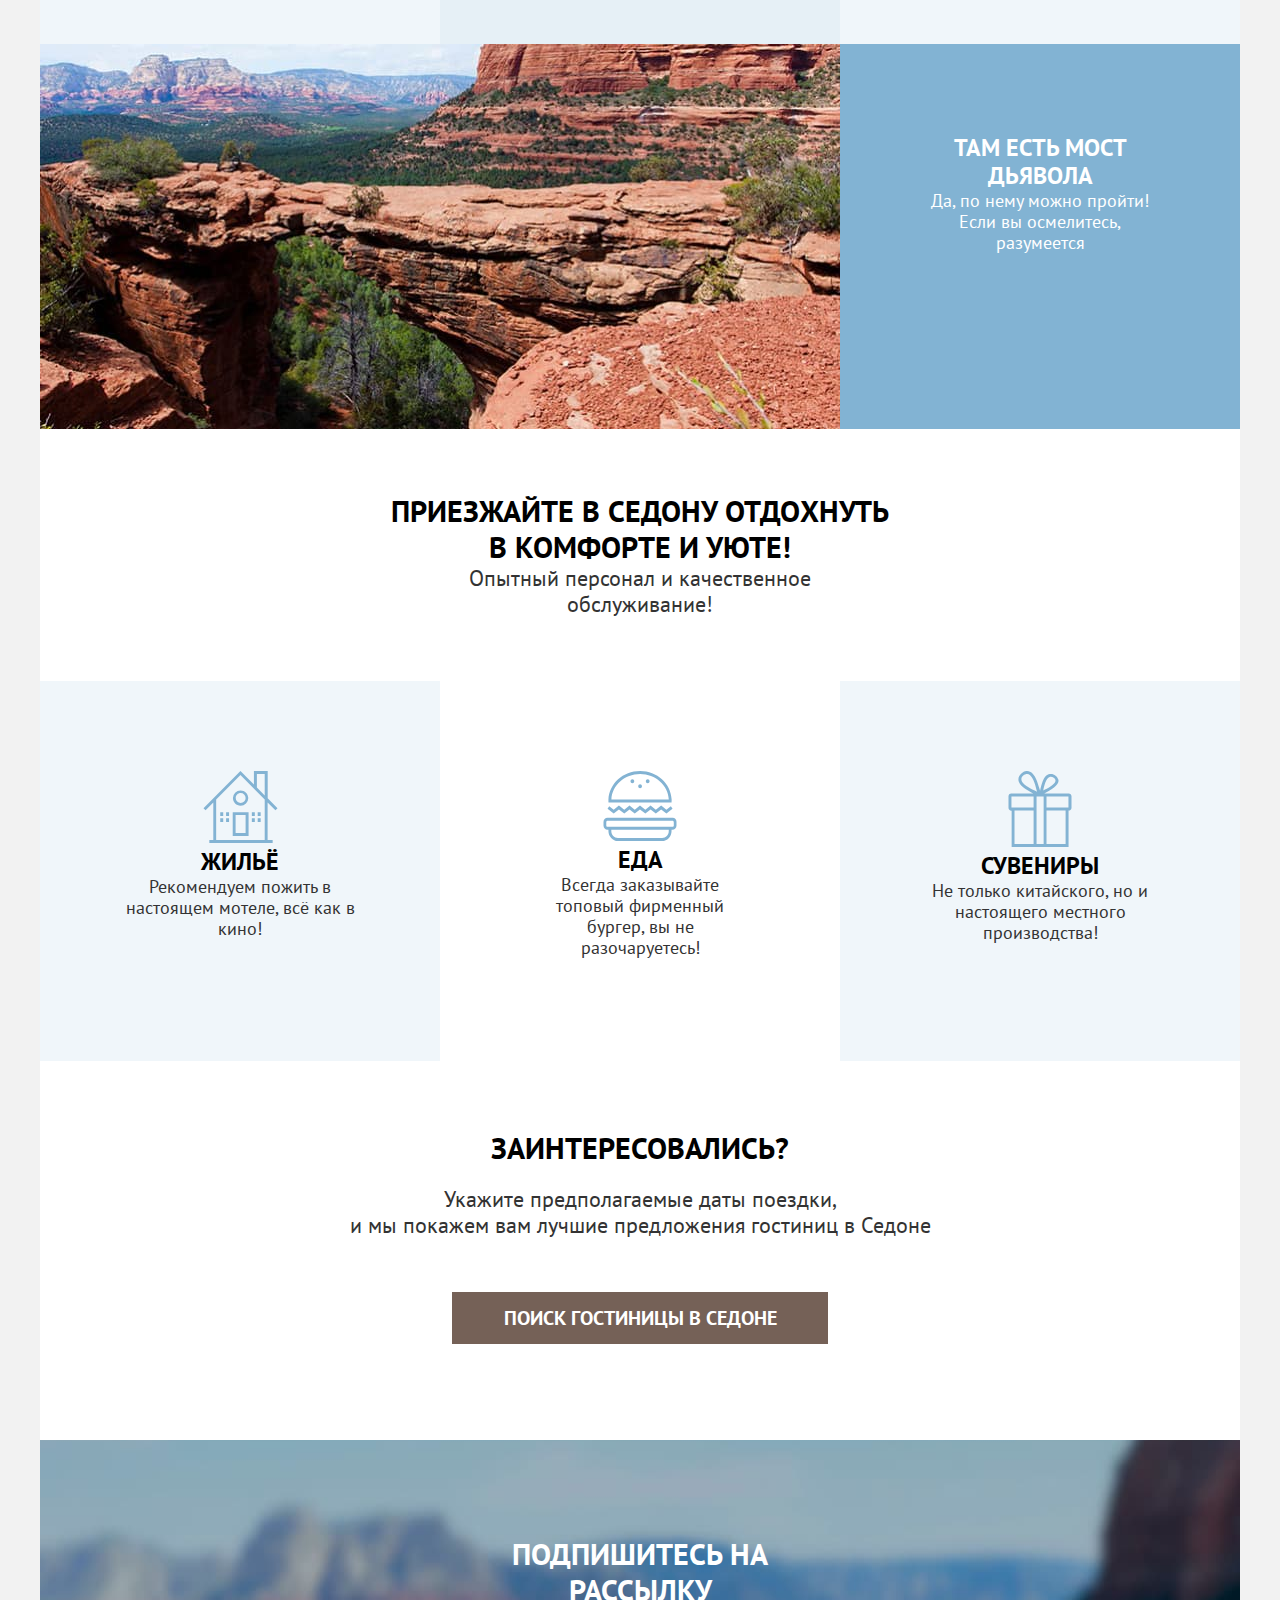
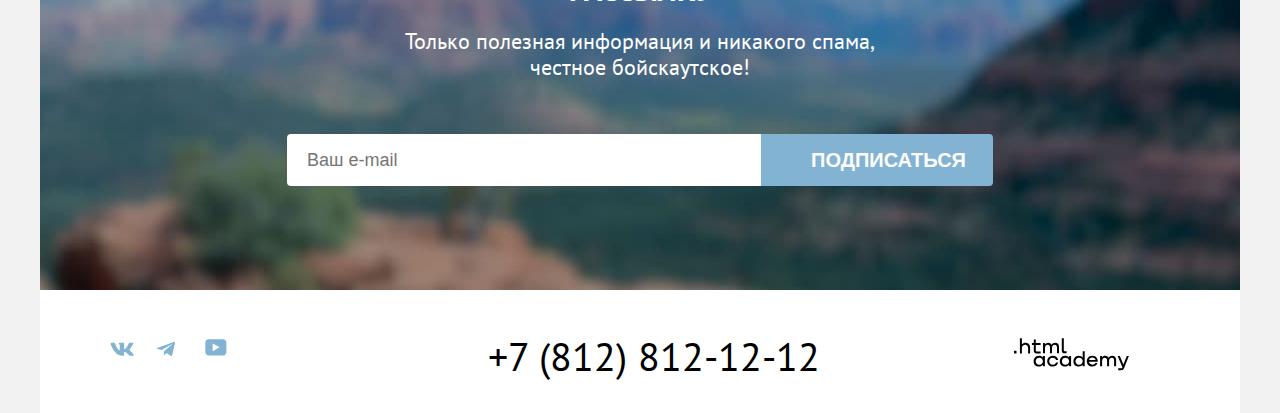
<file: 7/index.html>
<!DOCTYPE html>
<html lang="ru">

  <head>
    <meta charset="utf-8">
    <title>Седона</title>
    <link rel="stylesheet" href="styles/styles.css">
    <base href="https://htmlacademy-htmlcss.github.io/1730541-sedona-36/7/">
</head>

  <body>

    <!-- Шапка -->
    <header class="main-header">
      <!-- Навигация -->
      <nav class="navigation">
        <a class="navigation-logo" href="index.html">
          <img class="main-header-logo" width="140" height="70" src="images/header/sedona-logo.svg"
            alt="Логотип городка Седона.">
        </a>
        <ul class="navigation-list">
          <li class="navigation-item">
            <a class="navigation-link">Главная</a>
          </li>
          <li class="navigation-item">
            <a class="navigation-link" href="#">О Седоне</a>
          </li>
          <li class="navigation-item">
            <a class="navigation-link" href="#">Гостиницы</a>
          </li>
        </ul>
        <ul class="navigation-user">
          <li class="navigation-item">
            <a class="navigation-user-link" href="#">
              <img class="navigation-search-icon" width="20" height="20" src="images/header/search-icon.svg"
                alt="Иконка поиска."></a>
          </li>
          <li class="navigation-item">
            <a class="navigation-user-link" href="#">
              <img class="navigation-like-icon" width="18" height="17" src="images/header/like-icon.svg"
                alt="Иконка лайка."> </a>
          </li>
          <li class="navigation-item">
            <a class="navigation-button button" href="#">Хочу сюда!</a>
          </li>
        </ul>
      </nav>
    </header>

    <!-- MAIN -->
    <main class="main-index main-container">
      <div class="page-container">
        <section class="hero">
          <!--Главный заголовок -->
          <h1 class="visually-hidden">Туристический городок Седона</h1>
          <!-- Лого -->
          <img class="hero-greeting-text"
            alt="Приветственная надпись 'Добро пожаловать в великолепную Седону, потому что Гранд-Каньон сосет'."
            width="458" height="352" src="images/hero/welcome.svg">
        </section>

        <!-- Основное содержимое сайта -->
        <section class="description">
          <h2 class="visually-hidden">Краткое описание</h2>
          <div class="description-container">
            <p class="description-title">Седона — небольшой городок в Аризоне, заслуживающий большего!</p>
            <p class="description-text">Рассмотрим причины, по которым Седона круче, чем Гранд-Каньон!</p>
          </div>
          <div class="index-columns">
            <ul class="description-item-list">
              <li class="description-item blue">
                <h3 class="description-heading">Настоящий городок</h3>
                <p class="description-description blue">Седона — не аттракцион для туристов, там течёт своя жизнь</p>
              </li>
              <li class="description-item-picture">
                <img class="town-picture" alt="Изображение городка." width="800" height="400"
                  src="images/description/town-photo.jpg">
              </li>
              <li class="description-item rather-white">
                <h3 class="description-heading">Небольшая площадь</h3>
                <p class="description-description">Все достопримечательности находятся очень близко</p>
              </li>
              <li class="description-item light-blue">
                <h3 class="description-heading">Красивая дорога</h3>
                <p class="description-description">Ехать в Седону из Лас-Вегаса совсем не скучно!</p>
              </li>
              <li class="description-item rather-white">
                <h3 class="description-heading">Мало туристов</h3>
                <p class="description-description">Большинство едет в Гранд Каньон и толпится там</p>
              </li>
              <li class="description-item-picture">
                <img class="town-picture" alt="Изображение Моста дьявола." width="800" height="385"
                  src="images/description/devils-bridge.jpg">
              </li>
              <li class="description-item blue">
                <h3 class="description-heading">Там есть Мост дьявола</h3>
                <p class="description-description blue">Да, по нему можно пройти! Если вы осмелитесь, разумеется</p>
              </li>
            </ul>
          </div>
        </section>

        <!-- Блок преимуществ -->
        <section class="advantages">
          <h2 class="visually-hidden">Преимущества</h2>
          <div class="advantages-container">
            <p class="advantages-title">Приезжайте в Седону отдохнуть в комфорте и уюте!</p>
            <p class="advantages-text">Опытный персонал и качественное обслуживание!</p>
          </div>
          <div class="index-columns">
            <ul class="advantages-list">
              <li class="advantages-item rather-white">
                <img class="advantages-item-icon" alt="Иконка дома" width="75" height="72"
                  src="images/advantages/house.svg">
                <h3 class="advantages-heading">Жильё</h3>
                <p class="advantages-description">Рекомендуем пожить в настоящем мотеле, всё как в кино!</p>
              </li>
              <li class="advantages-item">
                <img class="advantages-item-icon" alt="Иконка бургера" width="74" height="70"
                  src="images/advantages/burger.svg">
                <h3 class="advantages-heading">Еда</h3>
                <p class="advantages-description">Всегда заказывайте топовый фирменный бургер, вы не разочаруетесь!</p>
              </li>
              <li class="advantages-item rather-white">
                <img class="advantages-item-icon" alt="Иконка подарка" width="64" height="76"
                  src="images/advantages/gift.svg">
                <h3 class="advantages-heading">Сувениры</h3>
                <p class="advantages-description">Не только китайского, но и настоящего местного производства!</p>
              </li>
            </ul>
          </div>
        </section>

        <section class="appointment">
          <h2 class="appointment-title">Заинтересовались?</h2>
          <p class="appointment-text">Укажите предполагаемые даты поездки,<br> и мы покажем вам лучшие предложения
            гостиниц
            в Седоне</p>
          <a class="appointment-button button" href="#">ПОИСК ГОСТИНИЦЫ В СЕДОНЕ</a>
        </section>

        <!-- Рассылка -->
        <section class="subscription">
          <h2 class="subscription-title">Подпишитесь на рассылку</h2>
          <p class="subscription-text">Только полезная информация и никакого спама, честное бойскаутское!</p>
          <form class="subscription-form" action="https://echo.htmlacademy.ru/" method="post">
            <label class="visually-hidden" for="subscription-email">E-mail</label>
            <input class="subscription-field" placeholder="Ваш e-mail" type="email" name="newslettering-email"
              id="subscription-email" required>
            <button class="subscription-button button" type="submit">
              Подписаться
            </button>
          </form>
        </section>
      </div>
    </main>

    <!-- Подвал сайта -->
    <footer class="main-footer">
      <section class="socials">
        <h2 class="socials-title">
          <span class="visually-hidden">Социальные медиа</span>
        </h2>
        <ul class="socials-site-list">
          <li class="socials-site-item">
            <a class="button" href="https://vk.com/htmlacademy">
              <img class="socials-icon" alt="Вконтакте" width="24" height="14" src="images/socials/vk-icon.svg">
            </a>
          </li>
          <li class="socials-site-item">
            <a class="button" href="https://t.me/htmlacademy">
              <img class="socials-icon" alt="Телеграм" width="18" height="15.1" src="images/socials/telegram-icon.svg">
            </a>
          </li>
          <li class="socials-site-item">
            <a class="button" href="https://www.youtube.com/user/htmlacademyru">
              <img class="socials-icon" alt="Ютуб" width="22" height="17" src="images/socials/youtube-icon.svg">
            </a>
          </li>
        </ul>
        <ul class="socials-phone-list">
          <li class="socials-phone-item">
            <a class="socials-phone" href="tel:+78128121212">+7 (812) 812-12-12</a>
          </li>
        </ul>
        <ul class="socials-sorce-list">
          <li class="socials-sorce-item">
            <a class="button" href="https://htmlacademy.ru/">
              <img class="socials-sorce-icon" alt="HTML Academy" width="114.9" height="32.9"
                src="images/socials/html-academy-logo.svg">
            </a>
          </li>
        </ul>
      </section>
    </footer>
  </body>

</html>
</file>
<file: styles/styles.css>
@font-face {
  font-family: "PT Sans";
  font-style: normal;
  font-weight: 400;
  src: url("../fonts/ptsans-400.woff2") format("woff2");
  font-display: swap;
}

@font-face {
  font-family: "PT Sans";
  font-style: normal;
  font-weight: 700;
  src: url("../fonts/ptsans-700.woff2") format("woff2");
  font-display: swap;
}

html {
  height: 100%;
}

/*BODY*/
body {
  font-family: "PT Sans", sans-serif;
  font-style: normal;
  font-weight: 400;
  font-size: 22px;
  line-height: 26px;
  color: #000000;
  background: #F2F2F2;
  margin: 0;
  display: flex;
  flex-direction: column;
  min-height: 100%;
}

.button {
  cursor: pointer;
}

/*Работа с MAIN*/
.main-index {
  text-align: center;
}

.main-container {
  flex-grow: 1;
}

/*Навигационные штучки*/
.navigation {
  display: flex;
  width: 1200px;
  margin: 0 auto;
  background: #ffffff;
  box-shadow: -5px 0 10px -5px rgb(151 143 143 / 50%),
    5px 0 10px -5px rgb(151 143 143 / 50%);
}

.navigation-list,
.navigation-user,
.navigation-logo {
  margin: 0;
  padding: 0;
}

.navigation-logo {
  display: block;
  width: 140px;
  margin-left: 70px;
  margin-right: 28px;
  z-index: 1;
  position: relative;
  margin-bottom: -6px;
}

.main-header-logo {
  display: block;
}



.navigation-list {
  display: flex;
  flex-wrap: wrap;
  width: 452px;
  list-style-type: none;
}

.navigation-user {
  display: flex;
  flex-wrap: wrap;
  width: 338px;
  margin-left: auto;
  list-style-type: none;
}

.navigation-link {
  position: relative;
  display: block;
  padding: 20px 16px;
  font-size: 20px;
  font-weight: 700;
  line-height: 24px;
  color: #000;
  background-color: #ffffff;
  text-transform: capitalize;
  text-decoration: none;
}

.navigation-link-current::before {
  position: absolute;
  content: "";
  left: 16px;
  right: 16px;
  top: 63px;
  height: 2px;
  background-color: #756257;
  box-sizing: border-box;
  z-index: 1;
}

.navigation-user-link {
  display: block;
  position: relative;
  padding: 22px 12px;
  min-width: 20px;
  min-height: 20px;
}

.navigation-icon {
  position: absolute;
  top: 0;
  right: 0;
  bottom: 0;
  left: 0;
  margin: auto;
}

.navigation-user-link-like::before {
  content: attr(data-count) "";
  color: #ffffff;
  font-weight: 400;
  font-size: 10px;
  line-height: 10px;
  position: absolute;
  top: 16%;
  left: 44%;
  z-index: 1;
  transform: translate(4px, 5px);
  box-sizing: border-box;
}

.navigation-user-link-like::after {
  content: "";
  background-color: #7db54f;
  width: 20px;
  height: 20px;
  border-radius: 50%;
  position: absolute;
  top: 16%;
  left: 44%;
  box-sizing: border-box;
}

.navigation-button {
  display: inline-block;
  padding: 8px 34px;
  margin-top: 14px;
  margin-bottom: 14px;
  margin-left: 20px;
  font-weight: 700;
  font-size: 16px;
  line-height: 20px;
  text-align: center;
  text-transform: uppercase;
  color: #ffffff;
  background-color: #756157;
  text-decoration: none;
  border-radius: 4px;
}


.navigation-button:active {
  color: rgba(143, 136, 136, 0.3);
}

.navigation-button:hover {
  background-color: #615048;
}

.navigation-button:focus {
  background-color: #615048;
}

/*Основное содержимое сайта*/

.page-container {
  background: #ffffff;
  width: 1200px;
  margin: 0 auto;
  box-shadow: -5px 0 10px -5px rgb(151 143 143 / 50%),
    5px 0 10px -5px rgb(151 143 143 / 50%);
}

.hero {
  position: relative;
  background-color: #a0b5ba;
  color: #000;
  background-image: url("../images/hero/hero-background.jpg");
  background-size: 1200px 485px;
  background-position: center;
  background-repeat: no-repeat;
}

.hero-greeting-text {
  padding-top: 51.4px;
  padding-bottom: 82.23px;
  display: block;
  margin: 0 auto;
}


.hero::after {
  content: "";
  position: absolute;
  display: block;
  width: 1200px;
  height: 57px;
  background-image: url(../images/hero/dekor.svg);
  background-repeat: no-repeat;
  background-position: center;
  left: 0;
  right: 0;
  bottom: 0;
  margin: 0 auto;
}

.description-title,
.advantages-title,
.appointment-title,
.subscription-title {
  font-weight: 700;
  font-size: 30px;
  line-height: 36px;
  text-transform: uppercase;
}

.description-item-list,
.advantages-list {
  display: flex;
  flex-wrap: wrap;
  justify-content: space-between;
  padding: 0;
  margin: 0;
}

.description-item,
.advantages-item {
  display: flex;
  width: 230px;
  min-height: 385px;
  list-style-type: none;
  flex-direction: column;
  justify-content: center;
  padding: 0 85px;
}

.description-item-picture {
  width: 800px;
  list-style-type: none;
  vertical-align: middle;
}

.town-picture {
  vertical-align: middle;
}

.description-container,
.advantages-container {
  display: flex;
  flex-direction: column;
  margin: 0;
  padding: 0;
  justify-content: center;
}

.description-container {
  padding-top: 69px;
  padding-bottom: 69px;
  margin-bottom: 21px;
}

.description-title {
  margin: 0 auto 25px;
  width: 650px;
}

.advantages-title {
  margin: auto;
  width: 505px;
}

.description-text {
  margin: auto;
  width: 651px;
}

.advantages-text {
  margin: auto;
  margin-top: 20px;
  width: 490px;
}

.description-text,
.advantages-text,
.appointment-text,
.description-description,
.advantages-description {
  color: #333333;
}


.description-heading,
.advantages-heading {
  margin: 0;
  font-weight: 700;
  font-size: 24px;
  line-height: 28px;
  text-transform: uppercase;
  padding-bottom: 30px;
}

.description-item .description-heading::after {
  content: "";
  width: 60px;
  height: 2px;
  display: block;
  position: absolute;
  margin-top: 30px;
  margin-bottom: 30px;
  margin-left: 85px;
}

.description-item:nth-child(1) .description-heading::after,
.description-item:nth-child(7) .description-heading::after {
  background: rgba(255, 255, 255, 0.3);
}

.description-item:nth-child(3) .description-heading::after,
.description-item:nth-child(4) .description-heading::after,
.description-item:nth-child(5) .description-heading::after {
  background: rgba(0, 0, 0, 0.3);
}

.description-description,
.advantages-description {
  margin: 0;
  font-size: 18px;
  line-height: 21px;
}

.description-description {
  padding-top: 30px;
}

.blue {
  color: #ffffff;
  background-color: #82B3D3;
}

.light-blue {
  background-color: rgb(131, 179, 211, 20%);
}

.rather-white {
  background-color: rgb(131, 179, 211, 12%);
  ;
}

.advantages-item::before {
  content: "";
  background-repeat: no-repeat;
  background-position: center;
  background-size: contain;
  display: block;
  width: 75px;
  height: 75px;
  margin: 0 auto;
  box-sizing: border-box;
  margin-bottom: 30px;
}

.advantages-item:nth-child(1)::before {
  background-image: url("../images/advantages/house.svg");
}

.advantages-item:nth-child(2)::before {
  background-image: url("../images/advantages/burger.svg");
}

.advantages-item:nth-child(3)::before {
  background-image: url("../images/advantages/gift.svg");
}


.advantages-container {
  padding-top: 64px;
  padding-bottom: 64px;
}


/*Встреча*/
.appointment {
  display: flex;
  flex-direction: column;
  padding: 0;
  padding-top: 96px;
  padding-bottom: 96px;
  justify-content: center;
}

.appointment-title {
  margin: 0 auto;
  margin-bottom: 20px;
}

.appointment-text {
  width: 592px;
  text-align: center;
  margin: 0 auto;
}


.appointment-button {
  display: inline-block;
  margin: 0 auto;
  margin-top: 54px;
  padding: 8px 50px;
  width: 276px;
  font-size: 20px;
  line-height: 36px;
  text-transform: uppercase;
  text-decoration: none;
  font-weight: 700;
  color: #ffffff;
  background-color: #756157;
  align-items: center;
  border-radius: 4px;
}

.appointment-button:active {
  color: rgba(143, 136, 136, 0.3);
}

.appointment-button:hover {
  background-color: #615048;
}

.appointment-button:focus {
  background-color: #615048;
}

/*Подписочная*/
.subscription {
  display: flex;
  flex-direction: column;
  margin: 0 auto;
  padding: 0;
  padding-top: 96px;
  padding-bottom: 104px;
  justify-content: center;
  color: #ffffff;
  background-image: url(../images/subscribe-background.jpg);
  background-color: #82B3D3;
  background-repeat: no-repeat;
}

.subscription-title {
  width: 404px;
  margin: 0 auto;
  margin-bottom: 20px;
}

.subscription-text {
  width: 475px;
  margin: 0 auto;
  margin-bottom: 54px;
}

.subscription-field {
  font-family: 'PT Sans', sans-serif;
}

.subscription-form {
  display: flex;
  margin: 0 auto;
  justify-content: center;
  align-items: stretch;
}

.subscription-field {
  width: 432px;
  border-width: 0;
  padding-left: 20px;
  border-radius: 4px 0 0 4px;
  font-style: normal;
  font-weight: 400;
  font-size: 18px;
  line-height: 24px;

}

.subscription-button {
  font-family: inherit;
  padding: 8px 50px;
  width: 232px;
  font-weight: 700;
  font-size: 20px;
  line-height: 36px;
  background-color: #82B3D3;
  color: #ffffff;
  text-transform: uppercase;
  border-width: 0;
  border-radius: 0 4px 4px 0;
  overflow: hidden;
}

.subscription-button:hover {
  background-color: #68A2CA;
}

.subscription-button:focus {
  background-color: #68A2CA;
}

.subscription-button:active {
  color: rgba(255, 255, 255, 1);
}


/*Элементы подвальчика*/

.main-footer {
  background: #ffffff;
  width: 1200px;
  margin: 0 auto;
  box-shadow: -5px 0 10px -5px rgb(151 143 143 / 50%),
    5px 0 10px -5px rgb(151 143 143 / 50%);
}

.socials {
  padding: 40px 70px 30px 70px;
  display: flex;
  min-width: 1060px;
  margin: 0 auto;
  flex-wrap: wrap;
  align-items: center;
  justify-content: space-between;
}

.socials-site-list,
.socials-phone-list,
.socials-sorce-list {
  margin: 0;
  padding: 0;
}

.socials-site-list {
  margin: 0;
  padding: 0;
  width: 195px;
  display: flex;
  flex-wrap: wrap;
  list-style-type: none;
}

.socials-site-item {
  display: block;
  padding: 15px 13px;
}

.socials-icon {
  color: #83B3D3;
}

.socials-site-item:nth-child(3) {
  display: flex;
  align-self: center;
}


.socials-site-item:hover .socials-icon {
  color: #68a2ca;
}

.footer-socials-link:focus .socials-icon {
  color: #68a2ca;
}

.socials-site-item:active .socials-icon {
  color: rgba(104, 162, 202, 0.3);
}


.footer-socials-youtube {
  display: flex;
}

.socials-phone-list {
  justify-content: center;
  width: 720px;
  margin: auto;
  text-align: center;
  list-style-type: none;
}

.socials-phone {
  font-size: 40px;
  line-height: 40px;
  text-transform: uppercase;
  color: #000000;
  text-decoration: none;
  padding-right: 50px;
}

.socials-phone:hover {
  color: #756157;
}

.socials-phone:focus {
  color: #756157;
}

.socials-phone:active {
  color: rgba(117, 97, 87, 0.3);
}

.socials-sorce-list {
  list-style-type: none;
  align-self: center;
}

.footer-socials-sorce .sorce-icon {
  display: block;
  color: #000000;
}

.footer-socials-sorce:hover .sorce-icon {
  color: #756157;
}

.footer-socials-sorce:focus .sorce-icon {
  color: #756157;
}

.footer-socials-sorce:active .sorce-icon {
  color: rgba(117, 97, 87, 0.3);
}

.button:disabled {
  background-color: rgba(229, 229, 229, 1);
  color: rgba(255, 255, 255, 1);
  pointer-events: none;
}

.visually-hidden {
  position: absolute;
  width: 1px;
  height: 1px;
  margin: -1px;
  border: 0;
  padding: 0;
  white-space: nowrap;
  clip-path: inset(100%);
  clip: rect(0 0 0 0);
  overflow: hidden;
}

.modal-container {
  position: fixed;
  top: 0;
  left: 0;
  display: flex;
  width: 100%;
  height: 100%;
  background-color: rgba(242, 242, 242, 0.8);
  z-index: 2;
}

.modal-container-close {
  display: none;
}

.modal {
  position: relative;
  margin: auto;
  padding: 64px 70px;
  background-color: #ffffff;
}

.modal-search {
  border-radius: 30px;
  min-width: 717px;
  box-sizing: border-box;
  height: 576px;
}

.modal-close-button {
  position: absolute;
  top: 65px;
  right: 50px;
  width: 52px;
  height: 52px;
  padding: 0;
  border-radius: 50%;
  border: none;
  background: rgb(242, 242, 242);
  cursor: pointer;
}

.modal-close-button:hover {
  background-color: #e6e6e6;
}

.modal-close-button:focus {
  outline: 3px solid #83b3d3;
}

.modal-close-button:active {
  background-color: #e6e6e6;
}

.modal-close-button .check:active {
  opacity: 0.3;
}

.modal-close-button:disabled {
  color: #ffffff;
  background: #e5e5e5;
}

.modal-close-button .check::after {
  content: "";
  position: absolute;
  width: 15px;
  height: 15px;
  background-image: url("../images/form/cross-icon.svg");
  background-repeat: no-repeat;
  background-position: center;
  display: block;
  transform: translate(15px, -10px);
  padding: 10px;
  box-sizing: border-box;
}

.modal-title {
  margin: 0;
  margin-bottom: 64px;
  font-family: inherit;
  font-size: 30px;
  line-height: 36px;
  font-weight: 700;
  color: #000000;
  text-transform: uppercase;
  text-align: left;
}

.hotel-search {
  position: relative;
  display: grid;
  grid-template-columns: 1fr 440px;
  margin: 0 0 22px 0;
  text-align: left;
}

.hotel-search .field {
  border: 0;
  width: 440px;
  height: 48px;
  background: #f2f2f2;
  border-radius: 4px;
  font-family: inherit;
  font-weight: 700;
  font-size: 18px;
  line-height: 24px;
  box-sizing: border-box;
}

.hotel-search .field[type="text"] {
  padding-left: 20px;
  padding-right: 50px;
}

.hotel-search .field::placeholder {
  color: #000000;
  opacity: 0.6;
}

.hotel-search .field:hover {
  background: #e6e6e6;
}

.hotel-search .field:focus-visible {
  background: #e6e6e6;
  outline: 3px solid #83b3d3;
}

.hotel-search .field:focus:not(:placeholder-shown) {
  background-color: #f2f2f2;
  outline: 2px solid #000000;
}

.hotel-search .field:disabled {
  background-color: #808080;
  color: #808080;
  pointer-events: none;
}

.error-message,
.message {
  grid-row: 2/3;
  grid-column: 2/3;
  padding-left: 20px;
  font-size: 16px;
  line-height: 21px;
  font-weight: 400;
}

.message {
  margin-top: 4px;
}

.error-message {
  color: #ff5757;
  margin-top: 5px;
}

.date-input-in,
.date-input-out {
  font: inherit;
  font-size: 20px;
  line-height: 24px;
  font-weight: 700;
  align-self: center;
}

.visitor-counts {
  display: grid;
  grid-template-columns: 137px 110px 88px 131px 111px;
  align-items: center;
  margin-bottom: 46px;
}

.adults-count,
.kids-count {
  font: inherit;
  font-size: 20px;
  line-height: 24px;
  font-weight: 700;
  color: #000000;
  padding: 12px 46px 12px 0;
}

.kids-count {
  grid-column: 4/5;
}

.adult-count-wrapper,
.kids-count-wrapper {
  display: grid;
  grid-template-columns: 40px 31px 40px;
  margin-left: auto;
  align-items: center;
  background-color: #f2f2f2;
  border-radius: 4px;
}

.kids-count-input,
.adults-count-input {
  font: inherit;
  font-size: 18px;
  font-weight: 700;
  line-height: 20px;
  border-color: transparent;
  margin: 0;
  padding: 14px 8px;
  box-sizing: border-box;
  text-align: center;
  background-color: #f2f2f2;
}

.hotel-search .button {
  position: absolute;
  background: url("../images/form/calendar-icon.svg");
  width: 16px;
  height: 16px;
  border: 0;
  transform: translateY(-32px);
  opacity: 0.3;
  top: 48px;
  right: 22px;
  cursor: pointer;
}

.modal-toggle-min {
  width: 40px;
  height: 48px;
  background: #f2f2f2;
  border: 0;
  border-radius: 4px 0 0 4px;
  cursor: pointer;
  color: rgba(117, 97, 87, 0.3);
  outline: none;
}

.modal-toggle-max {
  width: 40px;
  height: 48px;
  background: #f2f2f2;
  border: 0;
  border-radius: 0 4px 4px 0;
  cursor: pointer;
  color: rgba(117, 97, 87, 0.3);
  outline: none;
}

.modal-toggle-min:hover svg,
.modal-toggle-max:hover svg {
  color: #000000;
}

.modal-toggle-min:focus-visible svg,
.modal-toggle-max:focus-visible svg {
  color: #000000;
  outline: 3px solid #82b3d3;
  border-radius: 4px;
}

.modal-toggle-min:active svg,
.modal-toggle-max:active svg {
  color: rgba(117, 97, 87, 0.3);
}

.modal-toggle-min:disabled,
.modal-toggle-max:disabled {
  background-color: #808080;
  color: #808080;
  pointer-events: none;
}

.modal-input::-webkit-outer-spin-button,
.modal-input::-webkit-inner-spin-button {
  -webkit-appearance: none;
  appearance: none;
  margin: 0;
}

.modal-search-button {
  font-family: inherit;
  font-size: 20px;
  line-height: 24px;
  font-weight: 700;
  border-radius: 10px;
  border-color: transparent;
  background-color: #83b3d3;
  color: rgba(255, 255, 255, 1);
  width: 100%;
  padding: 15px 57px;
  text-align: center;
  text-transform: uppercase;
}

.modal-search-button:hover,
.modal-search-button:focus {
  background: #68a2ca;
}

.modal-search-button:active {
  color: rgba(255, 255, 255, 0.3);
  background: #82b3d3;
}

.tooltip {
  position: absolute;
  width: 26px;
  height: 26px;
  margin-left: 60px;
  margin-top: -25px;
}

.tooltip-toggle {
  display: block;
  padding: 0;
  margin: 0;
  border: none;
  background-color: transparent;
  cursor: help;
}

.tooltip-icon {
  border: 0;
  padding: 0;
  background: #83b3d3;
  width: 26px;
  height: 26px;
  border-radius: 50%;
  display: flex;
  align-items: center;
  justify-content: center;
  cursor: pointer;
}

.tooltip-text {
  font-family: inherit;
  font-weight: 400;
  font-size: 16px;
  line-height: 20px;
  color: #ffffff;
  background: #333333;
  box-shadow: 0 15px 30px rgba(0, 0, 0, 0.3);
  border-radius: 10px;
  width: 216px;
  min-height: 110px;
  padding: 21px 18px 14px 22px;
  position: absolute;
  margin-top: 16px;
  transform: translateX(calc(-50% + 13px));
  display: none;
}

.tooltip-toggle:hover + .tooltip-text,
.tooltip-toggle:focus + .tooltip-text {
  display: block;
}
</file>
<file: 6/styles/styles.css>
@font-face {
  font-family: "PT Sans";
  font-style: normal;
  font-weight: 400;
  src: url("../fonts/ptsans-400.woff2") format("woff2");
  font-display: swap;
}

@font-face {
  font-family: "PT Sans";
  font-style: normal;
  font-weight: 700;
  src: url("../fonts/ptsans-700.woff2") format("woff2");
  font-display: swap;
}

html {
  height: 100%;
}

/*BODY*/
body {
  font-family: "PT Sans", sans-serif;
  font-style: normal;
  font-weight: 400;
  font-size: 22px;
  line-height: 26px;
  color: #000000;
  background: #F2F2F2;
  margin: 0;
  display: flex;
  flex-direction: column;
  min-height: 100%;
}

/*Работа с MAIN*/
.main-index {
  text-align: center;
}

.main-container {
  flex-grow: 1;
}

/*Навигационные штучки*/
.navigation {
  display: flex;
  width: 1200px;
  margin: 0 auto;
  background: #ffffff;
}

.navigation-list,
.navigation-user,
.navigation-logo {
  margin: 0;
  padding: 0;
}

.navigation-logo {
  display: block;
  width: 140px;
  margin-left: 70px;
  margin-right: 28px;
  z-index: 1;
  margin-bottom: -6px;
}



.navigation-list {
  display: flex;
  flex-wrap: wrap;
  width: 452px;
  list-style-type: none;
}

.navigation-user {
  display: flex;
  flex-wrap: wrap;
  width: 338px;
  margin-left: auto;
  list-style-type: none;
}

.navigation-link {
  display: block;
  padding: 20px 16px;
  font-size: 22px;
  font-weight: 700;
  line-height: 24px;
  color: #000;
  background-color: #ffffff;
  text-transform: capitalize;
  text-decoration: none;
}

.navigation-user-link {
  display: block;
  padding: 22px 13px;
}

.navigation-button {
  display: block;
  padding: 8px 34px;
  margin-top: 14px;
  margin-bottom: 14px;
  margin-left: 20px;
  font-weight: 700;
  font-size: 16px;
  line-height: 20px;
  text-align: center;
  text-transform: uppercase;
  color: #ffffff;
  background-color: #756157;
  text-decoration: none;
  border-radius: 4px;
}

/*Основное содержимое сайта*/

.page-container {
  background: #ffffff;
  width: 1200px;
  margin: 0 auto;
}

.hero {
  position: relative;
  background-color: #ffffff;
  color: #000;
  background-image: url("../images/hero/hero-background.jpg");
  background-size: 1200px 485px;
  background-position: center;
  background-repeat: no-repeat;
}

.hero-greeting-text {
  padding-top: 51.4px;
  padding-bottom: 82.23px;
  display: block;
  margin: 0 auto;
}


.hero::after {
  content: "";
  position: absolute;
  display: block;
  width: 1200px;
  height: 57px;
  background-image: url(../images/hero/dekor.svg);
  background-repeat: no-repeat;
  background-position: center;
  left: 0;
  right: 0;
  bottom: 0;
  margin: 0 auto;
}

.description-title,
.advantages-title,
.appointment-title,
.subscription-title {
  font-weight: 700;
  font-size: 30px;
  line-height: 36px;
  text-transform: uppercase;
}

.description-item-list,
.advantages-list {
  display: flex;
  flex-wrap: wrap;
  justify-content: space-between;
  padding: 0;
  margin: 0;
}

.description-item,
.advantages-item {
  width: 400px;
  list-style-type: none;
}

.description-item-picture {
  width: 800px;
  list-style-type: none;
  vertical-align: middle;
}

.town-picture {
  vertical-align: middle;
}

.description-container,
.advantages-container {
  display: flex;
  flex-direction: column;
  margin: 0;
  padding: 0;
  justify-content: center;
}

.description-container {
  padding-top: 69px;
  padding-bottom: 69px;
  margin-bottom: 21px;
}

.description-title {
  margin: 0 auto 25px;
  width: 650px;
}

.advantages-title {
  margin: auto;
  width: 505px;
}

.description-text {
  margin: auto;
  width: 651px;
}

.advantages-text {
  margin: auto;
  width: 490px;
}

.description-text,
.advantages-text,
.appointment-text,
.description-description,
.advantages-description {
  color: #333333;
}


.description-heading,
.advantages-heading {
  margin: 0;
  font-weight: 700;
  font-size: 24px;
  line-height: 28px;
  text-transform: uppercase;
}

.description-description,
.advantages-description {
  margin: 0;
  font-size: 18px;
  line-height: 21px;
}

.blue {
  color: #ffffff;
  background-color: #82B3D3;
}

.light-blue {
  background-color: rgb(131, 179, 211, 20%);
}

.rather-white {
  background-color: rgb(131, 179, 211, 12%);
  ;
}

.advantages-container {
  padding-top: 64px;
  padding-bottom: 64px;
}


/*Встреча*/
.appointment {
  display: flex;
  flex-direction: column;
  padding: 0;
  padding-top: 69px;
  padding-bottom: 96px;
  justify-content: center;
}

.appointment-title {
  margin: 0 auto;
  margin-bottom: 20px;
}

.appointment-text {
  width: 592px;
  text-align: center;
  margin: 0 auto;
}


.appointment-button {
  margin: 0 auto;
  margin-top: 54px;
  padding: 8px 50px;
  width: 276px;
  font-size: 20px;
  line-height: 36px;
  text-transform: uppercase;
  text-decoration: none;
  font-weight: 700;
  color: #ffffff;
  background-color: #756157;
  align-items: center;
}

/*Подписочная*/
.subscription {
  display: flex;
  flex-direction: column;
  margin: 0 auto;
  padding: 0;
  padding-top: 96px;
  padding-bottom: 104px;
  justify-content: center;
  color: #ffffff;
  background-image: url(../images/subscribe-background.jpg);
  background-color: #82B3D3;
  background-size: 1200px 485px;
  background-position: center;
  background-repeat: no-repeat;
}

.subscription-title {
  width: 404px;
  margin: 0 auto;
  margin-bottom: 20px;
}

.subscription-text {
  width: 475px;
  margin: 0 auto;
  margin-bottom: 54px;
}

.field {
  font-family: 'PT Sans';
  font-style: normal;
  font-weight: 400;
  font-size: 18px;
  line-height: 24px;
}


.subscription-button {
  padding: 0;
  width: 232px;
  font-weight: 700;
  font-size: 20px;
  line-height: 36px;
  background-color: #82B3D3;
  color: #ffffff;
  text-transform: uppercase;
  border-radius: 0 4px 4px 0;
}

.subscription-field {
  width: 452px;
  margin: 0;
  padding: 0;
  border-radius: 4px 0 0 4px;
  flex-grow: 1;
}

/*Элементы подвальчика*/

.main-footer {
  background: #ffffff;
  display: flex;
  width: 1200px;
  margin: 0 auto;
}

.socials {
  display: flex;
}

.socials-site-list,
.socials-phone-list,
.socials-sorce-list {
  margin: 0;
  padding: 0;
}

.socials-site-list {
  display: flex;
  flex-wrap: wrap;
  padding-top: 45px;
  padding-bottom: 35px;
  width: 184px;
  margin-left: 70px;
  list-style-type: none;
}

.socials-site-item {
  width: 47.33px;
  height: 40px;
}

.socials-phone-list {
  padding-top: 45px;
  padding-bottom: 35px;
  justify-content: center;
  width: 720px;
  margin: auto;
  text-align: center;
  list-style-type: none;
}

.socials-phone {
  font-size: 40px;
  line-height: 40px;
  text-transform: uppercase;
  color: #000000;
  text-decoration: none;
}

.socials-sorce-list {
  width: 156px;
  padding-top: 48.5px;
  padding-bottom: 36.8px;
  text-align: left;
  margin: 0 auto;
  margin-right: 70px;
  list-style-type: none;
}

.visually-hidden {
  position: absolute;
  width: 1px;
  height: 1px;
  margin: -1px;
  border: 0;
  padding: 0;
  white-space: nowrap;
  clip-path: inset(100%);
  clip: rect(0 0 0 0);
  overflow: hidden;
}
</file>
<file: 7/styles/styles.css>
@font-face {
  font-family: "PT Sans";
  font-style: normal;
  font-weight: 400;
  src: url("../fonts/ptsans-400.woff2") format("woff2");
  font-display: swap;
}

@font-face {
  font-family: "PT Sans";
  font-style: normal;
  font-weight: 700;
  src: url("../fonts/ptsans-700.woff2") format("woff2");
  font-display: swap;
}

html {
  height: 100%;
}

/*BODY*/
body {
  font-family: "PT Sans", sans-serif;
  font-style: normal;
  font-weight: 400;
  font-size: 22px;
  line-height: 26px;
  color: #000000;
  background: #F2F2F2;
  margin: 0;
  display: flex;
  flex-direction: column;
  min-height: 100%;
}

/*Работа с MAIN*/
.main-index {
  text-align: center;
}

.main-container {
  flex-grow: 1;
}

/*Навигационные штучки*/
.navigation {
  display: flex;
  width: 1200px;
  margin: 0 auto;
  background: #ffffff;
}

.navigation-list,
.navigation-user,
.navigation-logo {
  margin: 0;
  padding: 0;
}

.navigation-logo {
  display: block;
  width: 140px;
  margin-left: 70px;
  margin-right: 28px;
  z-index: 1;
  position: relative;
  margin-bottom: -6px;
}

.main-header-logo {
  display: block;
}



.navigation-list {
  display: flex;
  flex-wrap: wrap;
  width: 452px;
  list-style-type: none;
}

.navigation-user {
  display: flex;
  flex-wrap: wrap;
  width: 338px;
  margin-left: auto;
  list-style-type: none;
}

.navigation-link {
  display: block;
  padding: 20px 16px;
  font-size: 22px;
  font-weight: 700;
  line-height: 24px;
  color: #000;
  background-color: #ffffff;
  text-transform: capitalize;
  text-decoration: none;
}

.navigation-user-link {
  display: block;
  padding: 22px 13px;
  min-width: 18px;
  min-height: 17px;
}

.navigation-button {
  display: block;
  padding: 8px 34px;
  margin-top: 14px;
  margin-bottom: 14px;
  margin-left: 20px;
  font-weight: 700;
  font-size: 16px;
  line-height: 20px;
  text-align: center;
  text-transform: uppercase;
  color: #ffffff;
  background-color: #756157;
  text-decoration: none;
  border-radius: 4px;
}

/*Основное содержимое сайта*/

.page-container {
  background: #ffffff;
  width: 1200px;
  margin: 0 auto;
}

.hero {
  position: relative;
  background-color: #ffffff;
  color: #000;
  background-image: url("../images/hero/hero-background.jpg");
  background-size: 1200px 485px;
  background-position: center;
  background-repeat: no-repeat;
}

.hero-greeting-text {
  padding-top: 51.4px;
  padding-bottom: 82.23px;
  display: block;
  margin: 0 auto;
}


.hero::after {
  content: "";
  position: absolute;
  display: block;
  width: 1200px;
  height: 57px;
  background-image: url(../images/hero/dekor.svg);
  background-repeat: no-repeat;
  background-position: center;
  left: 0;
  right: 0;
  bottom: 0;
  margin: 0 auto;
}

.description-title,
.advantages-title,
.appointment-title,
.subscription-title {
  font-weight: 700;
  font-size: 30px;
  line-height: 36px;
  text-transform: uppercase;
}

.description-item-list,
.advantages-list {
  display: flex;
  flex-wrap: wrap;
  justify-content: space-between;
  padding: 0;
  margin: 0;
}

.description-item,
.advantages-item {
  width: 230px;
  padding: 90px 85px;
  min-height: 200px;
  list-style-type: none;
}

.description-item-picture {
  width: 800px;
  list-style-type: none;
  vertical-align: middle;
}

.town-picture {
  vertical-align: middle;
}

.description-container,
.advantages-container {
  display: flex;
  flex-direction: column;
  margin: 0;
  padding: 0;
  justify-content: center;
}

.description-container {
  padding-top: 69px;
  padding-bottom: 69px;
  margin-bottom: 21px;
}

.description-title {
  margin: 0 auto 25px;
  width: 650px;
}

.advantages-title {
  margin: auto;
  width: 505px;
}

.description-text {
  margin: auto;
  width: 651px;
}

.advantages-text {
  margin: auto;
  width: 490px;
}

.description-text,
.advantages-text,
.appointment-text,
.description-description,
.advantages-description {
  color: #333333;
}


.description-heading,
.advantages-heading {
  margin: 0;
  font-weight: 700;
  font-size: 24px;
  line-height: 28px;
  text-transform: uppercase;
}

.description-description,
.advantages-description {
  margin: 0;
  font-size: 18px;
  line-height: 21px;
}

.blue {
  color: #ffffff;
  background-color: #82B3D3;
}

.light-blue {
  background-color: rgb(131, 179, 211, 20%);
}

.rather-white {
  background-color: rgb(131, 179, 211, 12%);
  ;
}

.advantages-container {
  padding-top: 64px;
  padding-bottom: 64px;
}


/*Встреча*/
.appointment {
  display: flex;
  flex-direction: column;
  padding: 0;
  padding-top: 69px;
  padding-bottom: 96px;
  justify-content: center;
}

.appointment-title {
  margin: 0 auto;
  margin-bottom: 20px;
}

.appointment-text {
  width: 592px;
  text-align: center;
  margin: 0 auto;
}


.appointment-button {
  margin: 0 auto;
  margin-top: 54px;
  padding: 8px 50px;
  width: 276px;
  font-size: 20px;
  line-height: 36px;
  text-transform: uppercase;
  text-decoration: none;
  font-weight: 700;
  color: #ffffff;
  background-color: #756157;
  align-items: center;
}

/*Подписочная*/
.subscription {
  display: flex;
  flex-direction: column;
  margin: 0 auto;
  padding: 0;
  padding-top: 96px;
  padding-bottom: 104px;
  justify-content: center;
  color: #ffffff;
  background-image: url(../images/subscribe-background.jpg);
  background-color: #82B3D3;
  background-size: 1200px 485px;
  background-position: center;
  background-repeat: no-repeat;
}

.subscription-title {
  width: 404px;
  margin: 0 auto;
  margin-bottom: 20px;
}

.subscription-text {
  width: 475px;
  margin: 0 auto;
  margin-bottom: 54px;
}

.field {
  font-family: 'PT Sans';
}

.subscription-form {
  display: flex;
  margin: 0 auto;
}

.subscription-button {
  padding: 8px 50px;
  width: 232px;
  font-weight: 700;
  font-size: 20px;
  line-height: 36px;
  background-color: #82B3D3;
  color: #ffffff;
  text-transform: uppercase;
  border-width: 0;
  border-radius: 0 4px 4px 0;
}

.subscription-field {
  width: 452px;
  border-width: 0;
  padding-left: 20px;
  border-radius: 4px 0 0 4px;
  font-style: normal;
  font-weight: 400;
  font-size: 18px;
  line-height: 24px;

}

/*Элементы подвальчика*/

.main-footer {
  background: #ffffff;
  display: flex;
  width: 1200px;
  margin: 0 auto;
}

.socials {
  display: flex;
}

.socials-site-list,
.socials-phone-list,
.socials-sorce-list {
  margin: 0;
  padding: 0;
}

.socials-site-list {
  display: flex;
  flex-wrap: wrap;
  padding-top: 45px;
  padding-bottom: 35px;
  width: 184px;
  margin-left: 70px;
  list-style-type: none;
}

.socials-site-item {
  width: 47.33px;
  height: 40px;
}

.socials-phone-list {
  padding-top: 45px;
  padding-bottom: 35px;
  justify-content: center;
  width: 720px;
  margin: auto;
  text-align: center;
  list-style-type: none;
}

.socials-phone {
  font-size: 40px;
  line-height: 40px;
  text-transform: uppercase;
  color: #000000;
  text-decoration: none;
}

.socials-sorce-list {
  width: 156px;
  padding-top: 48.5px;
  padding-bottom: 36.8px;
  text-align: left;
  margin: 0 auto;
  margin-right: 70px;
  list-style-type: none;
}

.visually-hidden {
  position: absolute;
  width: 1px;
  height: 1px;
  margin: -1px;
  border: 0;
  padding: 0;
  white-space: nowrap;
  clip-path: inset(100%);
  clip: rect(0 0 0 0);
  overflow: hidden;
}
</file>
